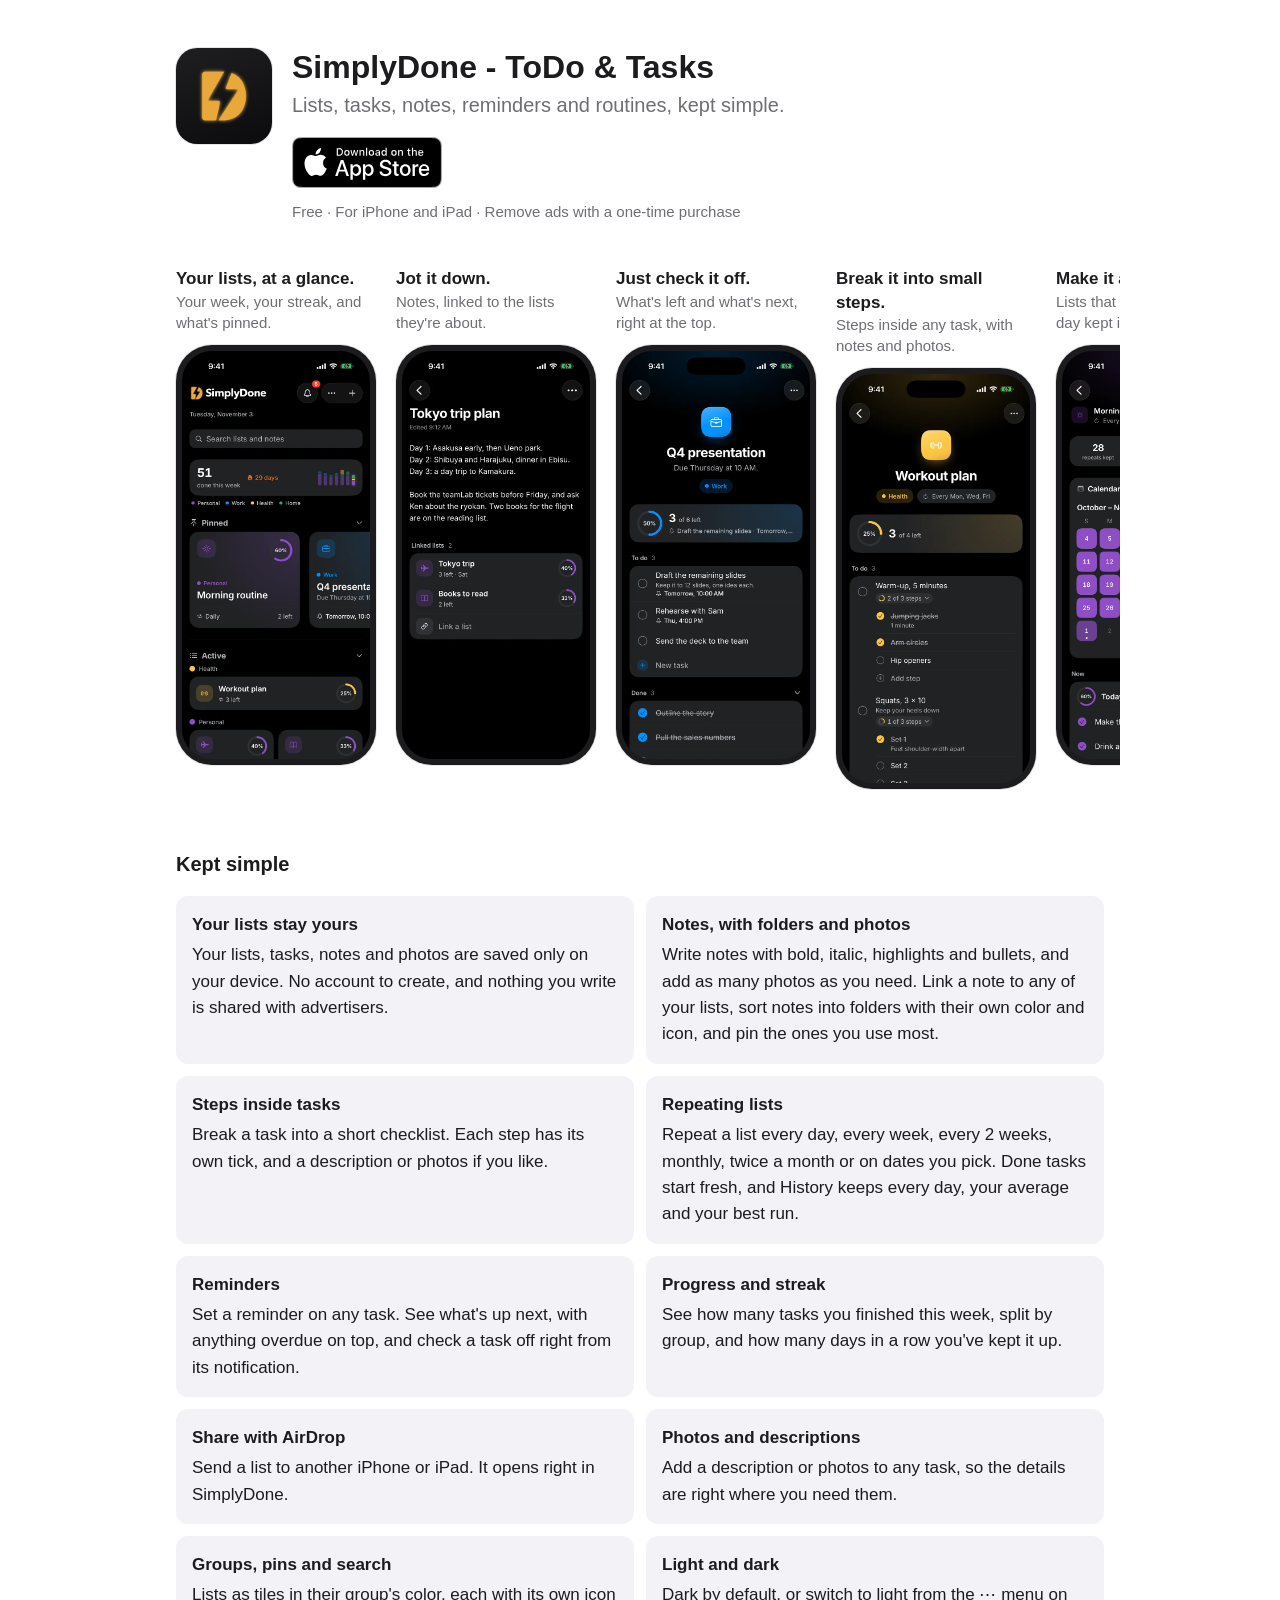
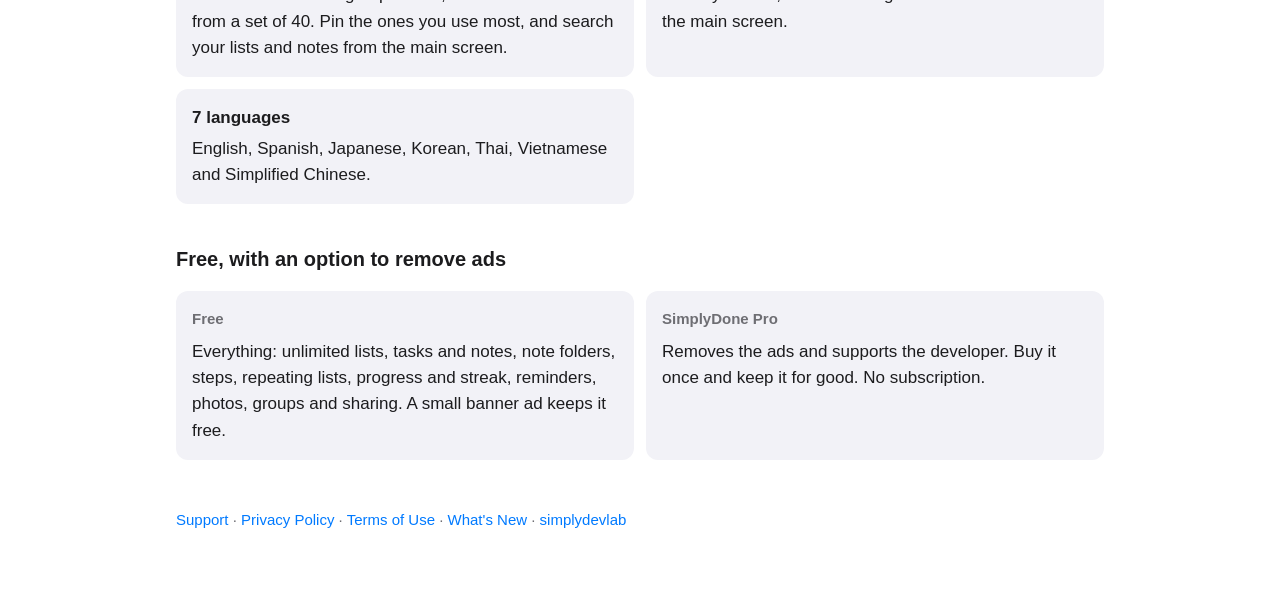
<file: index.html>
<!doctype html>
<html lang="en">
  <head>
    <meta charset="utf-8" />
    <meta name="viewport" content="width=device-width, initial-scale=1" />
    <title>SimplyDone - ToDo &amp; Tasks · Simple To-Do List App for iPhone</title>
    <meta name="description" content="A simple to-do list app for iPhone and iPad. Lists, tasks, notes, reminders and routines, kept simple. Free, with no account. Your lists stay on your iPhone." />
    <link rel="canonical" href="https://simplydevlab.github.io/simplydone-site/" />
    <meta name="apple-itunes-app" content="app-id=6815755294" />
    <meta property="og:type" content="website" />
    <meta property="og:site_name" content="SimplyDone" />
    <meta property="og:title" content="SimplyDone - ToDo &amp; Tasks" />
    <meta property="og:description" content="Lists, tasks, notes, reminders and routines, kept simple. Free, with no account. Your lists stay on your iPhone." />
    <meta property="og:url" content="https://simplydevlab.github.io/simplydone-site/" />
    <meta property="og:image" content="https://simplydevlab.github.io/simplydone-site/todo/images/icon.png" />
    <meta property="og:image:alt" content="SimplyDone app icon" />
    <meta name="twitter:card" content="summary" />
    <link rel="icon" type="image/png" href="favicon.png" />
    <link rel="apple-touch-icon" href="apple-touch-icon.png" />
    <link rel="stylesheet" href="style.css" />
    <script type="application/ld+json">
      {
        "@context": "https://schema.org",
        "@type": "MobileApplication",
        "name": "SimplyDone - ToDo & Tasks",
        "description": "Lists, tasks, notes, reminders and routines, kept simple. Free, with no account. Your lists stay on your iPhone.",
        "url": "https://simplydevlab.github.io/simplydone-site/",
        "image": "https://simplydevlab.github.io/simplydone-site/todo/images/icon.png",
        "operatingSystem": "iOS",
        "applicationCategory": "UtilitiesApplication",
        "installUrl": "https://apps.apple.com/app/id6815755294",
        "inLanguage": ["en", "es", "ja", "ko", "th", "vi", "zh-Hans"],
        "offers": {
          "@type": "Offer",
          "price": "0",
          "priceCurrency": "USD"
        }
      }
    </script>
  </head>
  <body>
    <main class="wide">
      <header class="app-header">
        <img class="app-icon" src="todo/images/icon.png" width="96" height="96" alt="SimplyDone app icon" />
        <div>
          <h1>SimplyDone - ToDo &amp; Tasks</h1>
          <p class="tagline">Lists, tasks, notes, reminders and routines, kept simple.</p>
          <a class="store-badge" href="https://apps.apple.com/app/id6815755294">
            <img src="todo/images/app-store-black.svg" width="150" height="50" alt="Download on the App Store" />
          </a>
          <p class="meta">Free · For iPhone and iPad · Remove ads with a one-time purchase</p>
        </div>
      </header>

      <section class="gallery" aria-label="Screenshots">
        <figure>
          <figcaption><strong>Your lists, at a glance.</strong> Your week, your streak, and what's pinned.</figcaption>
          <div class="phone"><img src="todo/images/main.webp" width="660" height="1435" alt="The main screen: a search field, this week's done count and streak, pinned lists as tiles, and active lists in color groups" /></div>
        </figure>
        <figure>
          <figcaption><strong>Jot it down.</strong> Notes, linked to the lists they're about.</figcaption>
          <div class="phone"><img src="todo/images/notes.webp" width="660" height="1435" alt="A note planning a Tokyo trip, linked to a Tokyo trip list and a Books to read list" loading="lazy" /></div>
        </figure>
        <figure>
          <figcaption><strong>Just check it off.</strong> What's left and what's next, right at the top.</figcaption>
          <div class="phone"><img src="todo/images/check.webp" width="660" height="1435" alt="A work list with 3 of 6 tasks left, its next reminder, and done tasks folded below" loading="lazy" /></div>
        </figure>
        <figure>
          <figcaption><strong>Break it into small steps.</strong> Steps inside any task, with notes and photos.</figcaption>
          <div class="phone"><img src="todo/images/steps.webp" width="660" height="1435" alt="A workout list whose tasks open into steps, some ticked, one with a description" loading="lazy" /></div>
        </figure>
        <figure>
          <figcaption><strong>Make it a routine.</strong> Lists that repeat, with every day kept in History.</figcaption>
          <div class="phone"><img src="todo/images/routine.webp" width="660" height="1435" alt="History of a daily morning list: a calendar of the days kept, the average done, and the best run" loading="lazy" /></div>
        </figure>
        <figure>
          <figcaption><strong>Find anything, fast.</strong> One search for your lists and your notes.</figcaption>
          <div class="phone"><img src="todo/images/search.webp" width="660" height="1435" alt="Searching the main screen for week: two matching lists and two matching notes" loading="lazy" /></div>
        </figure>
        <figure>
          <figcaption><strong>Never miss a thing.</strong> What's up next, and every reminder by day.</figcaption>
          <div class="phone"><img src="todo/images/reminders.webp" width="660" height="1435" alt="The Reminders page, with the next reminder on top and the rest grouped by day" loading="lazy" /></div>
        </figure>
        <figure>
          <figcaption><strong>Make every list yours.</strong> 40 icons, your groups' colors, and any repeat.</figcaption>
          <div class="phone"><img src="todo/images/icons.webp" width="660" height="1435" alt="Editing a trip list: its icon, group and repeat" loading="lazy" /></div>
        </figure>
        <figure>
          <figcaption><strong>No sign-up. Just start.</strong> Your lists and notes never leave your iPhone.</figcaption>
          <div class="phone"><img src="todo/images/start.webp" width="660" height="1435" alt="The welcome screen, with a New list button, ready-made lists to start from, and Write a note" loading="lazy" /></div>
        </figure>
      </section>

      <h2>Kept simple</h2>
      <div class="features">
        <div class="card">
          <h3>Your lists stay yours</h3>
          <p>Your lists, tasks, notes and photos are saved only on your device. No account to create, and nothing you write is shared with advertisers.</p>
        </div>
        <div class="card">
          <h3>Notes, with folders and photos</h3>
          <p>Write notes with bold, italic, highlights and bullets, and add as many photos as you need. Link a note to any of your lists, sort notes into folders with their own color and icon, and pin the ones you use most.</p>
        </div>
        <div class="card">
          <h3>Steps inside tasks</h3>
          <p>Break a task into a short checklist. Each step has its own tick, and a description or photos if you like.</p>
        </div>
        <div class="card">
          <h3>Repeating lists</h3>
          <p>Repeat a list every day, every week, every 2 weeks, monthly, twice a month or on dates you pick. Done tasks start fresh, and History keeps every day, your average and your best run.</p>
        </div>
        <div class="card">
          <h3>Reminders</h3>
          <p>Set a reminder on any task. See what's up next, with anything overdue on top, and check a task off right from its notification.</p>
        </div>
        <div class="card">
          <h3>Progress and streak</h3>
          <p>See how many tasks you finished this week, split by group, and how many days in a row you've kept it up.</p>
        </div>
        <div class="card">
          <h3>Share with AirDrop</h3>
          <p>Send a list to another iPhone or iPad. It opens right in SimplyDone.</p>
        </div>
        <div class="card">
          <h3>Photos and descriptions</h3>
          <p>Add a description or photos to any task, so the details are right where you need them.</p>
        </div>
        <div class="card">
          <h3>Groups, pins and search</h3>
          <p>Lists as tiles in their group's color, each with its own icon from a set of 40. Pin the ones you use most, and search your lists and notes from the main screen.</p>
        </div>
        <div class="card">
          <h3>Light and dark</h3>
          <p>Dark by default, or switch to light from the ⋯ menu on the main screen.</p>
        </div>
        <div class="card">
          <h3>7 languages</h3>
          <p>English, Spanish, Japanese, Korean, Thai, Vietnamese and Simplified Chinese.</p>
        </div>
      </div>

      <h2>Free, with an option to remove ads</h2>
      <div class="features">
        <div class="card">
          <p class="label">Free</p>
          <p>Everything: unlimited lists, tasks and notes, note folders, steps, repeating lists, progress and streak, reminders, photos, groups and sharing. A small banner ad keeps it free.</p>
        </div>
        <div class="card">
          <p class="label">SimplyDone Pro</p>
          <p>Removes the ads and supports the developer. Buy it once and keep it for good. No subscription.</p>
        </div>
      </div>

      <footer>
        <p><a href="todo/support/">Support</a> · <a href="todo/privacy/">Privacy Policy</a> · <a href="todo/terms/">Terms of Use</a> · <a href="todo/changelog/">What's New</a> · <a href="https://simplydevlab.github.io/">simplydevlab</a></p>
      </footer>
    </main>
  </body>
</html>
</file>
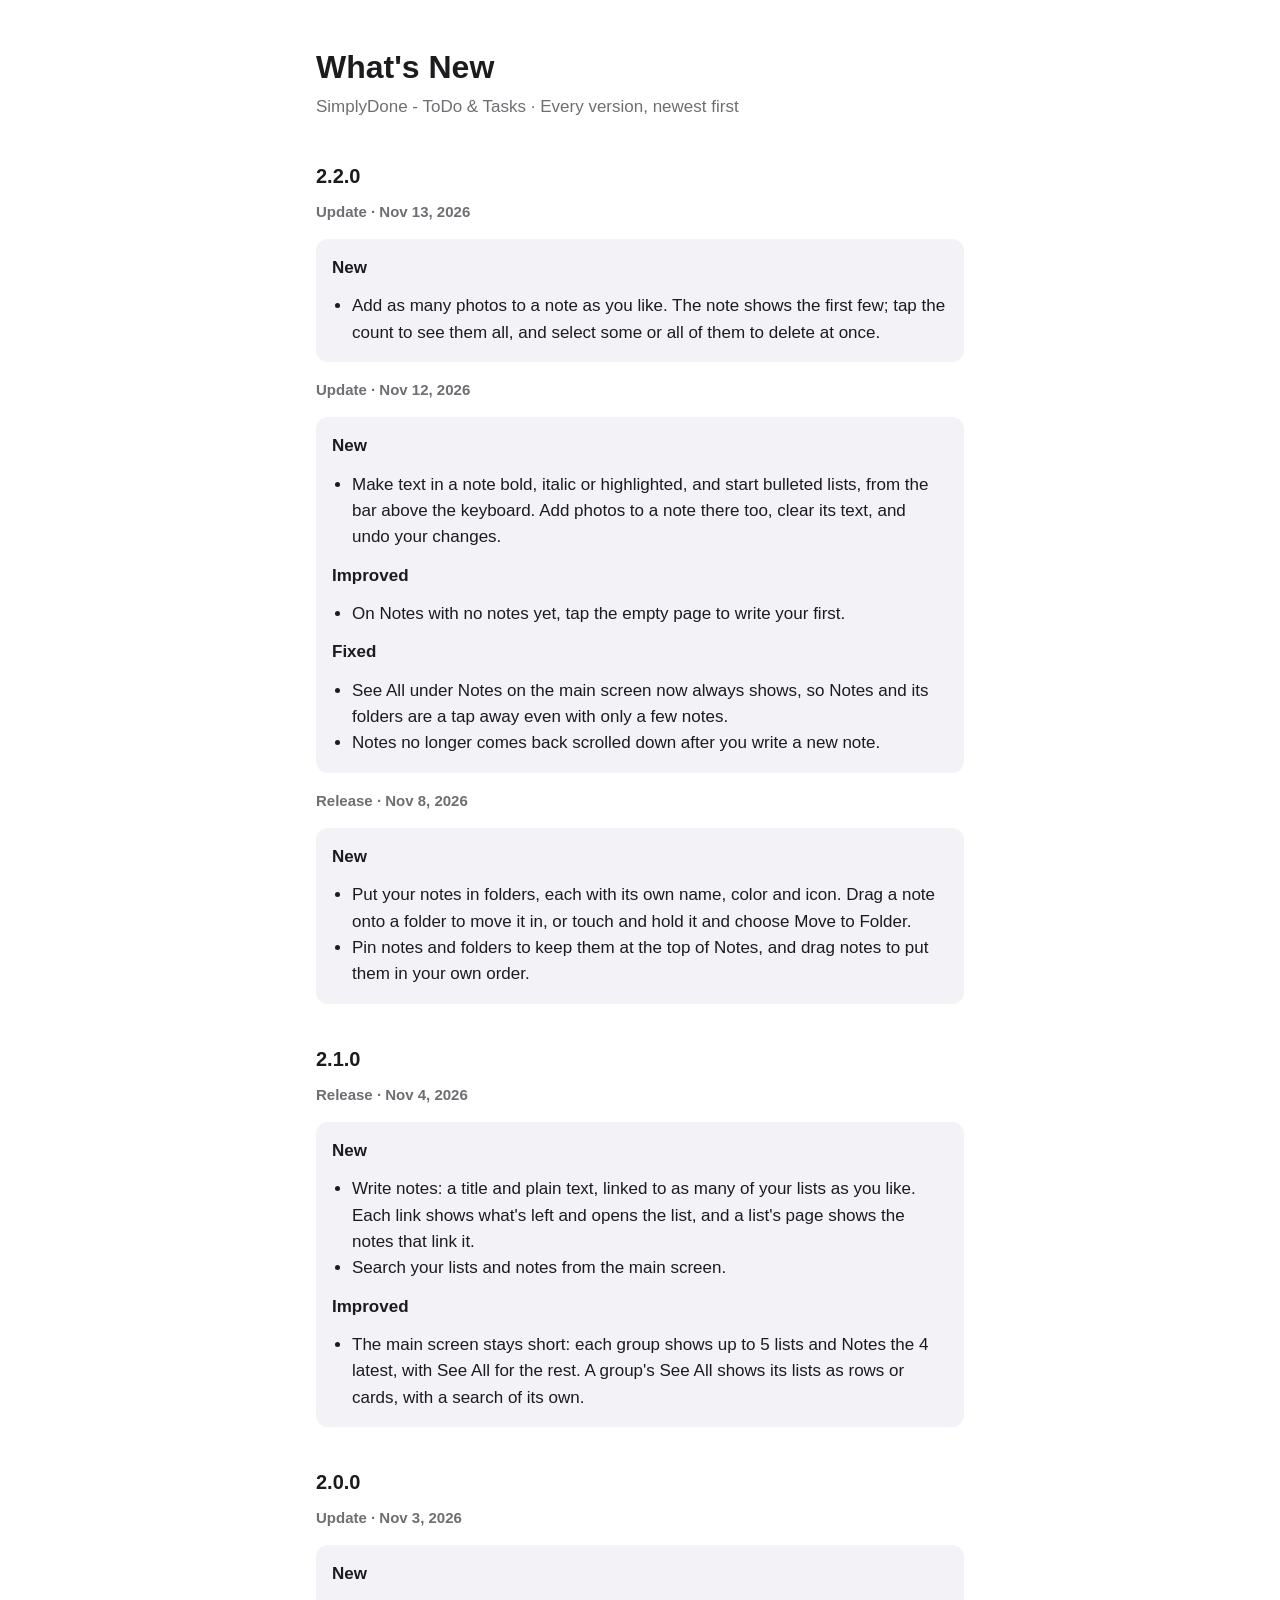
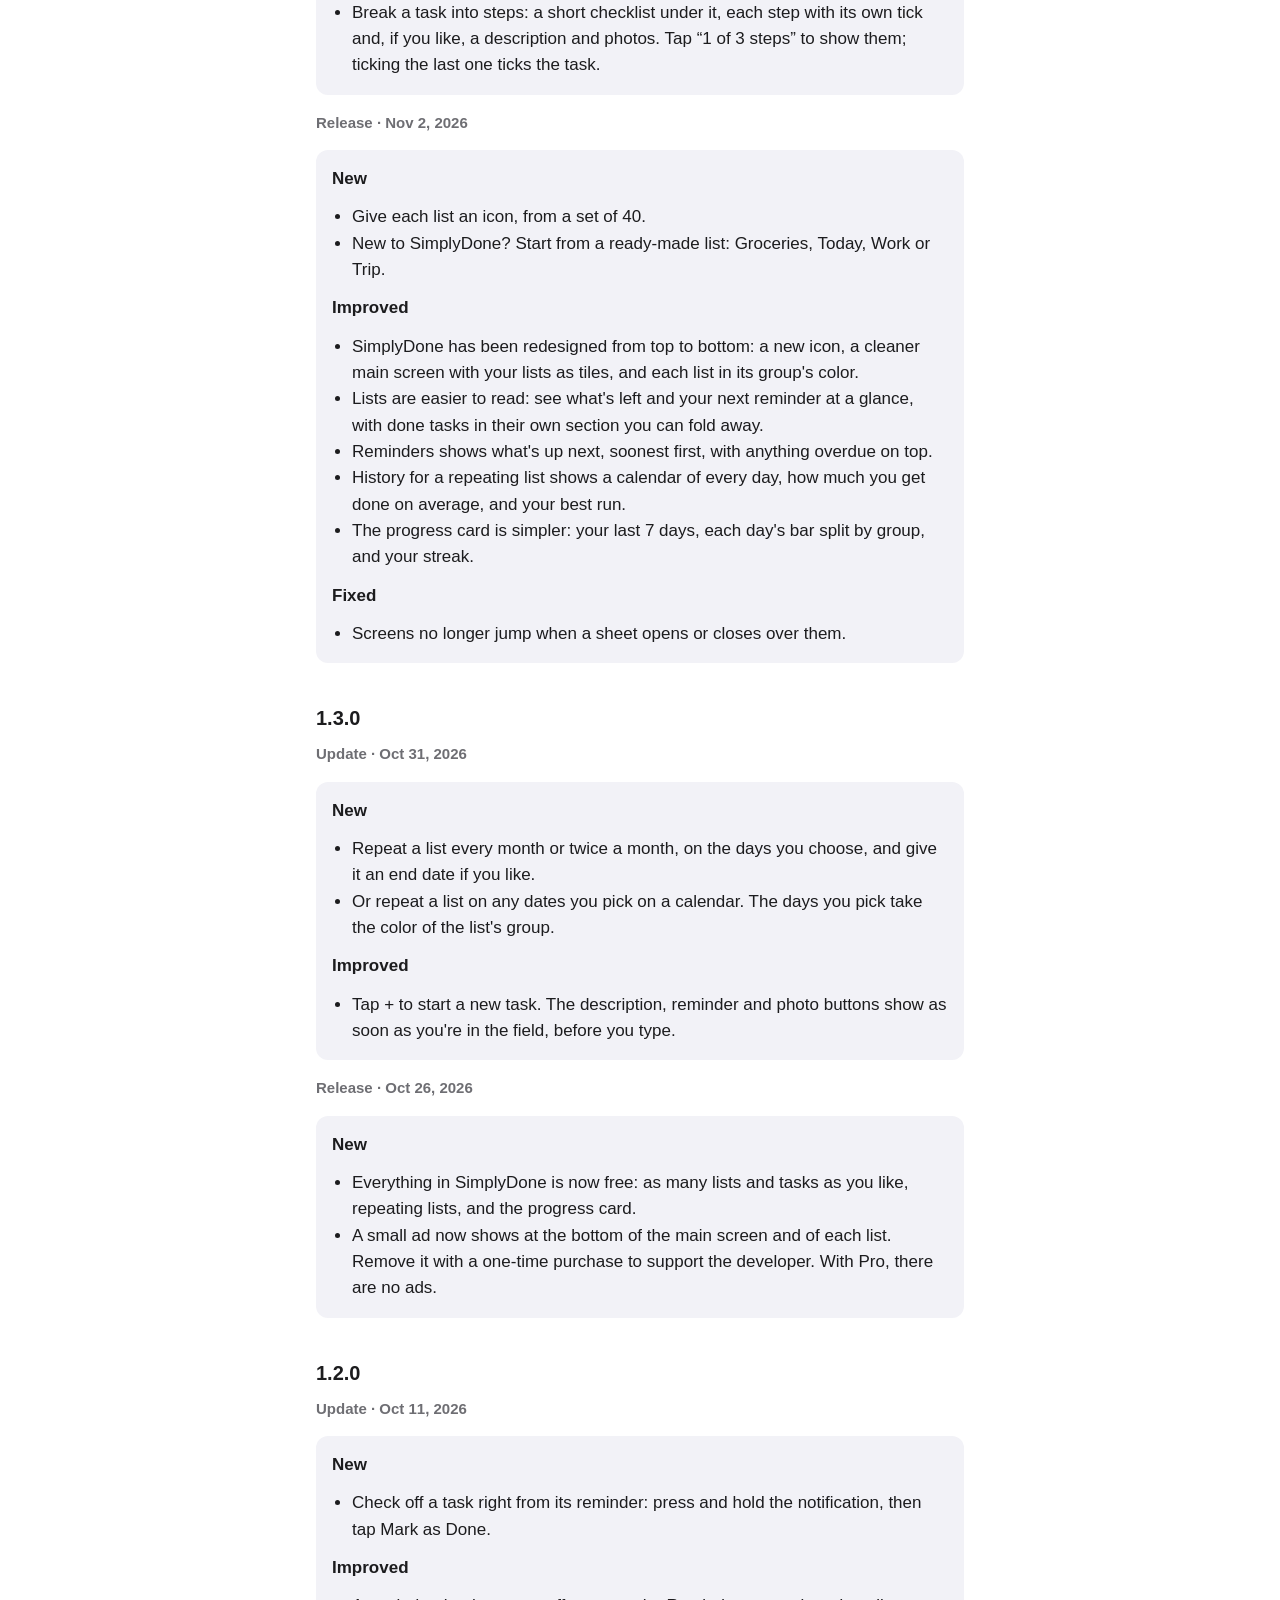
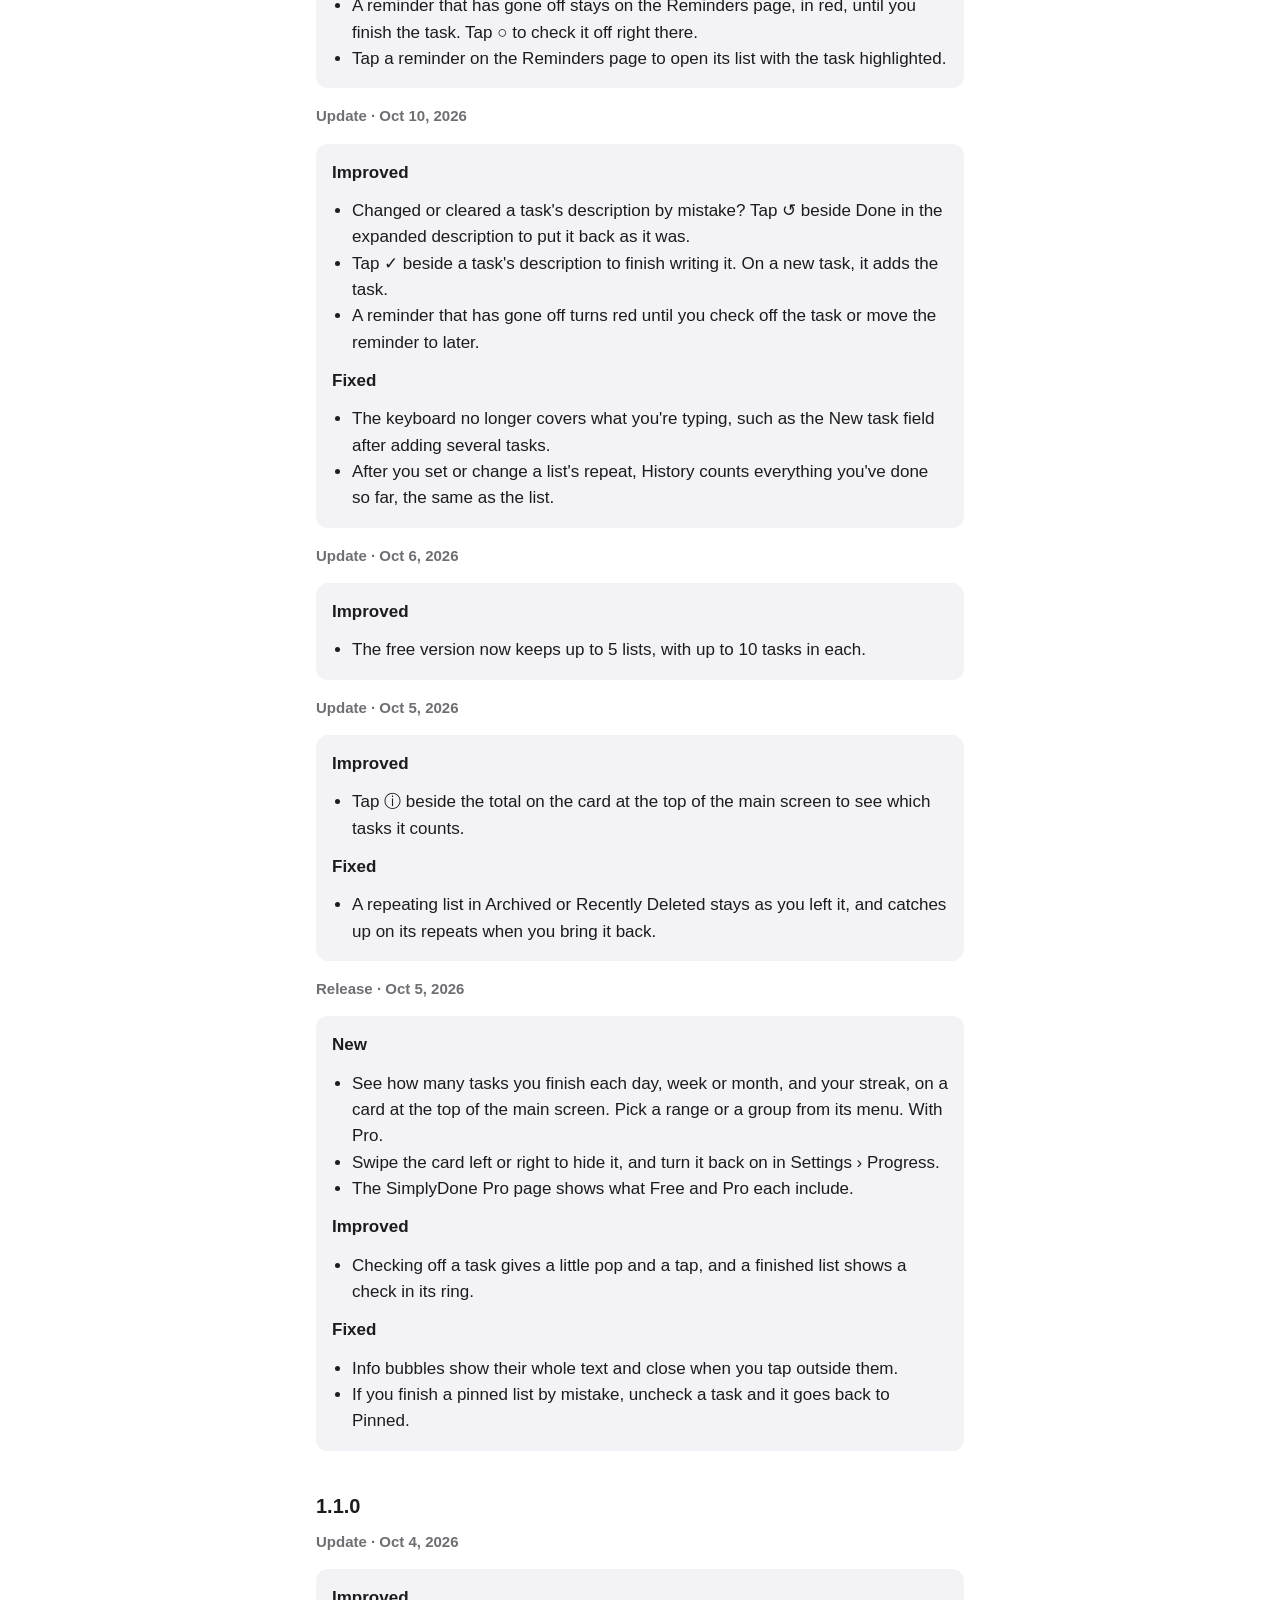
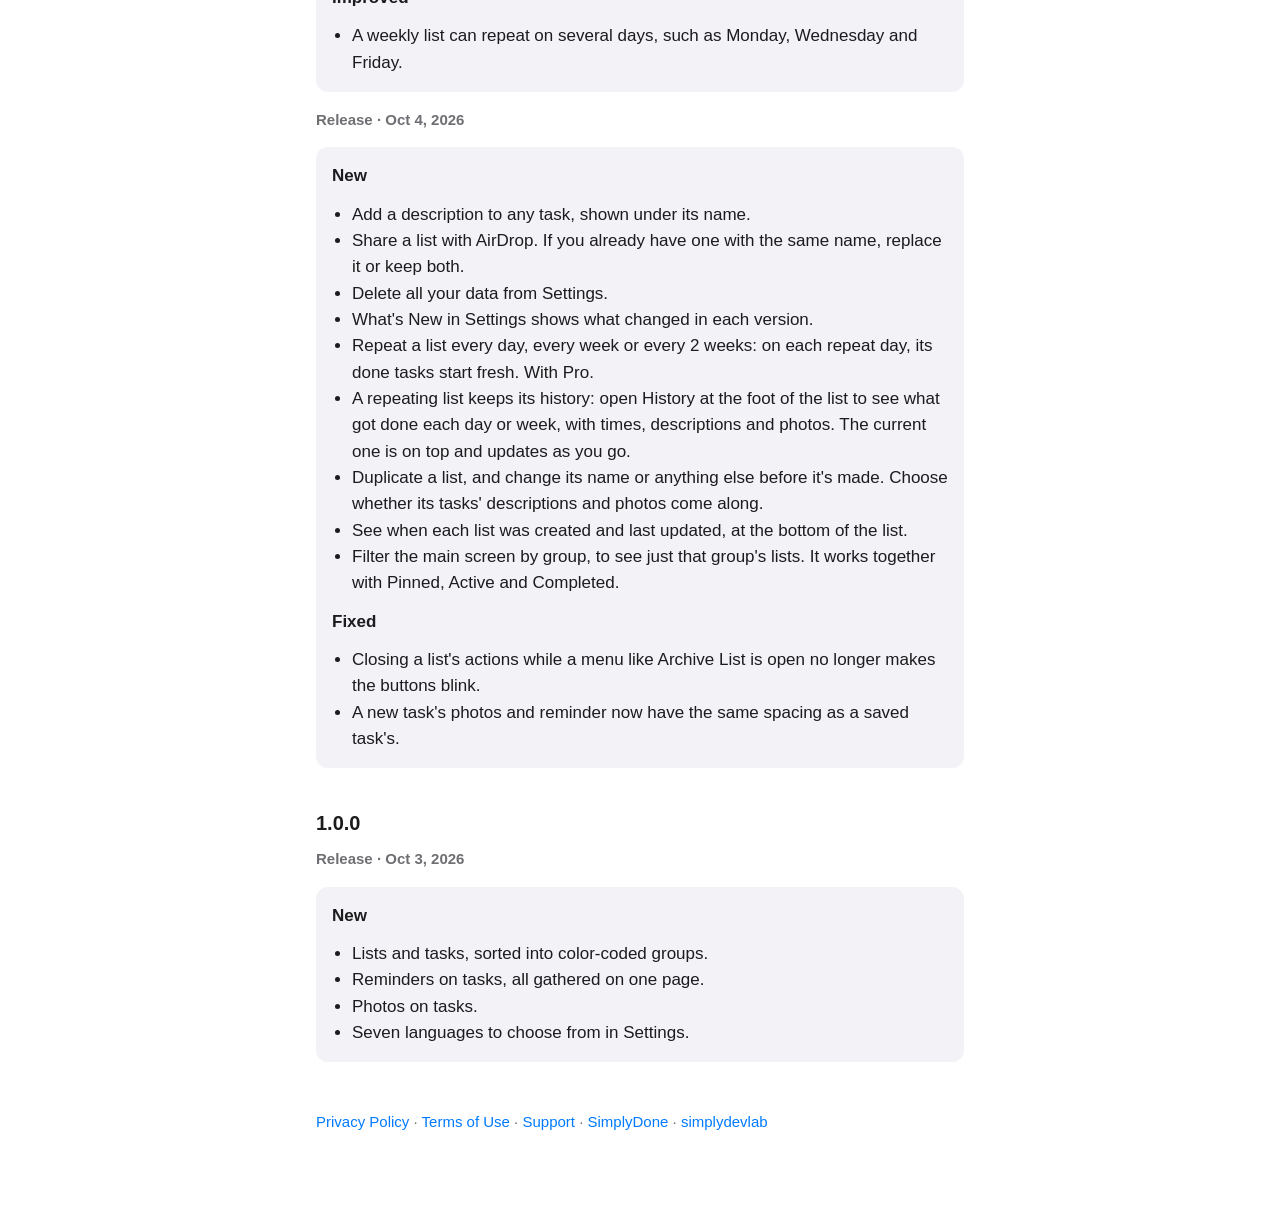
<file: todo/changelog/index.html>
<!doctype html>
<html lang="en">
  <head>
    <meta charset="utf-8" />
    <meta name="viewport" content="width=device-width, initial-scale=1" />
    <title>SimplyDone What's New</title>
    <meta name="description" content="What changed in each version of SimplyDone - ToDo & Tasks." />
    <link rel="canonical" href="https://simplydevlab.github.io/simplydone-site/todo/changelog/" />
    <meta property="og:type" content="website" />
    <meta property="og:site_name" content="SimplyDone" />
    <meta property="og:title" content="SimplyDone What's New" />
    <meta property="og:description" content="What changed in each version of SimplyDone - ToDo &amp; Tasks." />
    <meta property="og:url" content="https://simplydevlab.github.io/simplydone-site/todo/changelog/" />
    <meta property="og:image" content="https://simplydevlab.github.io/simplydone-site/todo/images/icon.png" />
    <meta name="twitter:card" content="summary" />
    <link rel="icon" type="image/png" href="../../favicon.png" />
    <link rel="apple-touch-icon" href="../../apple-touch-icon.png" />
    <link rel="stylesheet" href="../../style.css" />
  </head>
  <body>
    <main>
      <h1>What's New</h1>
      <p class="subtitle">SimplyDone - ToDo &amp; Tasks · Every version, newest first</p>

      <h2>2.2.0</h2>
      <p class="label">Update · Nov 13, 2026</p>
      <div class="card">
        <p><strong>New</strong></p>
        <ul>
          <li>Add as many photos to a note as you like. The note shows the first few; tap the count to see them all, and select some or all of them to delete at once.</li>
        </ul>
      </div>

      <p class="label">Update · Nov 12, 2026</p>
      <div class="card">
        <p><strong>New</strong></p>
        <ul>
          <li>Make text in a note bold, italic or highlighted, and start bulleted lists, from the bar above the keyboard. Add photos to a note there too, clear its text, and undo your changes.</li>
        </ul>
        <p><strong>Improved</strong></p>
        <ul>
          <li>On Notes with no notes yet, tap the empty page to write your first.</li>
        </ul>
        <p><strong>Fixed</strong></p>
        <ul>
          <li>See All under Notes on the main screen now always shows, so Notes and its folders are a tap away even with only a few notes.</li>
          <li>Notes no longer comes back scrolled down after you write a new note.</li>
        </ul>
      </div>

      <p class="label">Release · Nov 8, 2026</p>
      <div class="card">
        <p><strong>New</strong></p>
        <ul>
          <li>Put your notes in folders, each with its own name, color and icon. Drag a note onto a folder to move it in, or touch and hold it and choose Move to Folder.</li>
          <li>Pin notes and folders to keep them at the top of Notes, and drag notes to put them in your own order.</li>
        </ul>
      </div>

      <h2>2.1.0</h2>
      <p class="label">Release · Nov 4, 2026</p>
      <div class="card">
        <p><strong>New</strong></p>
        <ul>
          <li>Write notes: a title and plain text, linked to as many of your lists as you like. Each link shows what's left and opens the list, and a list's page shows the notes that link it.</li>
          <li>Search your lists and notes from the main screen.</li>
        </ul>
        <p><strong>Improved</strong></p>
        <ul>
          <li>The main screen stays short: each group shows up to 5 lists and Notes the 4 latest, with See All for the rest. A group's See All shows its lists as rows or cards, with a search of its own.</li>
        </ul>
      </div>

      <h2>2.0.0</h2>
      <p class="label">Update · Nov 3, 2026</p>
      <div class="card">
        <p><strong>New</strong></p>
        <ul>
          <li>Break a task into steps: a short checklist under it, each step with its own tick and, if you like, a description and photos. Tap “1 of 3 steps” to show them; ticking the last one ticks the task.</li>
        </ul>
      </div>

      <p class="label">Release · Nov 2, 2026</p>
      <div class="card">
        <p><strong>New</strong></p>
        <ul>
          <li>Give each list an icon, from a set of 40.</li>
          <li>New to SimplyDone? Start from a ready-made list: Groceries, Today, Work or Trip.</li>
        </ul>
        <p><strong>Improved</strong></p>
        <ul>
          <li>SimplyDone has been redesigned from top to bottom: a new icon, a cleaner main screen with your lists as tiles, and each list in its group's color.</li>
          <li>Lists are easier to read: see what's left and your next reminder at a glance, with done tasks in their own section you can fold away.</li>
          <li>Reminders shows what's up next, soonest first, with anything overdue on top.</li>
          <li>History for a repeating list shows a calendar of every day, how much you get done on average, and your best run.</li>
          <li>The progress card is simpler: your last 7 days, each day's bar split by group, and your streak.</li>
        </ul>
        <p><strong>Fixed</strong></p>
        <ul>
          <li>Screens no longer jump when a sheet opens or closes over them.</li>
        </ul>
      </div>

      <h2>1.3.0</h2>
      <p class="label">Update · Oct 31, 2026</p>
      <div class="card">
        <p><strong>New</strong></p>
        <ul>
          <li>Repeat a list every month or twice a month, on the days you choose, and give it an end date if you like.</li>
          <li>Or repeat a list on any dates you pick on a calendar. The days you pick take the color of the list's group.</li>
        </ul>
        <p><strong>Improved</strong></p>
        <ul>
          <li>Tap + to start a new task. The description, reminder and photo buttons show as soon as you're in the field, before you type.</li>
        </ul>
      </div>

      <p class="label">Release · Oct 26, 2026</p>
      <div class="card">
        <p><strong>New</strong></p>
        <ul>
          <li>Everything in SimplyDone is now free: as many lists and tasks as you like, repeating lists, and the progress card.</li>
          <li>A small ad now shows at the bottom of the main screen and of each list. Remove it with a one-time purchase to support the developer. With Pro, there are no ads.</li>
        </ul>
      </div>

      <h2>1.2.0</h2>
      <p class="label">Update · Oct 11, 2026</p>
      <div class="card">
        <p><strong>New</strong></p>
        <ul>
          <li>Check off a task right from its reminder: press and hold the notification, then tap Mark as Done.</li>
        </ul>
        <p><strong>Improved</strong></p>
        <ul>
          <li>A reminder that has gone off stays on the Reminders page, in red, until you finish the task. Tap ○ to check it off right there.</li>
          <li>Tap a reminder on the Reminders page to open its list with the task highlighted.</li>
        </ul>
      </div>

      <p class="label">Update · Oct 10, 2026</p>
      <div class="card">
        <p><strong>Improved</strong></p>
        <ul>
          <li>Changed or cleared a task's description by mistake? Tap ↺ beside Done in the expanded description to put it back as it was.</li>
          <li>Tap ✓ beside a task's description to finish writing it. On a new task, it adds the task.</li>
          <li>A reminder that has gone off turns red until you check off the task or move the reminder to later.</li>
        </ul>
        <p><strong>Fixed</strong></p>
        <ul>
          <li>The keyboard no longer covers what you're typing, such as the New task field after adding several tasks.</li>
          <li>After you set or change a list's repeat, History counts everything you've done so far, the same as the list.</li>
        </ul>
      </div>

      <p class="label">Update · Oct 6, 2026</p>
      <div class="card">
        <p><strong>Improved</strong></p>
        <ul>
          <li>The free version now keeps up to 5 lists, with up to 10 tasks in each.</li>
        </ul>
      </div>

      <p class="label">Update · Oct 5, 2026</p>
      <div class="card">
        <p><strong>Improved</strong></p>
        <ul>
          <li>Tap ⓘ beside the total on the card at the top of the main screen to see which tasks it counts.</li>
        </ul>
        <p><strong>Fixed</strong></p>
        <ul>
          <li>A repeating list in Archived or Recently Deleted stays as you left it, and catches up on its repeats when you bring it back.</li>
        </ul>
      </div>

      <p class="label">Release · Oct 5, 2026</p>
      <div class="card">
        <p><strong>New</strong></p>
        <ul>
          <li>See how many tasks you finish each day, week or month, and your streak, on a card at the top of the main screen. Pick a range or a group from its menu. With Pro.</li>
          <li>Swipe the card left or right to hide it, and turn it back on in Settings › Progress.</li>
          <li>The SimplyDone Pro page shows what Free and Pro each include.</li>
        </ul>
        <p><strong>Improved</strong></p>
        <ul>
          <li>Checking off a task gives a little pop and a tap, and a finished list shows a check in its ring.</li>
        </ul>
        <p><strong>Fixed</strong></p>
        <ul>
          <li>Info bubbles show their whole text and close when you tap outside them.</li>
          <li>If you finish a pinned list by mistake, uncheck a task and it goes back to Pinned.</li>
        </ul>
      </div>

      <h2>1.1.0</h2>
      <p class="label">Update · Oct 4, 2026</p>
      <div class="card">
        <p><strong>Improved</strong></p>
        <ul>
          <li>A weekly list can repeat on several days, such as Monday, Wednesday and Friday.</li>
        </ul>
      </div>

      <p class="label">Release · Oct 4, 2026</p>
      <div class="card">
        <p><strong>New</strong></p>
        <ul>
          <li>Add a description to any task, shown under its name.</li>
          <li>Share a list with AirDrop. If you already have one with the same name, replace it or keep both.</li>
          <li>Delete all your data from Settings.</li>
          <li>What's New in Settings shows what changed in each version.</li>
          <li>Repeat a list every day, every week or every 2 weeks: on each repeat day, its done tasks start fresh. With Pro.</li>
          <li>A repeating list keeps its history: open History at the foot of the list to see what got done each day or week, with times, descriptions and photos. The current one is on top and updates as you go.</li>
          <li>Duplicate a list, and change its name or anything else before it's made. Choose whether its tasks' descriptions and photos come along.</li>
          <li>See when each list was created and last updated, at the bottom of the list.</li>
          <li>Filter the main screen by group, to see just that group's lists. It works together with Pinned, Active and Completed.</li>
        </ul>
        <p><strong>Fixed</strong></p>
        <ul>
          <li>Closing a list's actions while a menu like Archive List is open no longer makes the buttons blink.</li>
          <li>A new task's photos and reminder now have the same spacing as a saved task's.</li>
        </ul>
      </div>

      <h2>1.0.0</h2>
      <p class="label">Release · Oct 3, 2026</p>
      <div class="card">
        <p><strong>New</strong></p>
        <ul>
          <li>Lists and tasks, sorted into color-coded groups.</li>
          <li>Reminders on tasks, all gathered on one page.</li>
          <li>Photos on tasks.</li>
          <li>Seven languages to choose from in Settings.</li>
        </ul>
      </div>

      <footer>
        <p><a href="../privacy/">Privacy Policy</a> · <a href="../terms/">Terms of Use</a> · <a href="../support/">Support</a> · <a href="../../">SimplyDone</a> · <a href="https://simplydevlab.github.io/">simplydevlab</a></p>
      </footer>
    </main>
  </body>
</html>
</file>
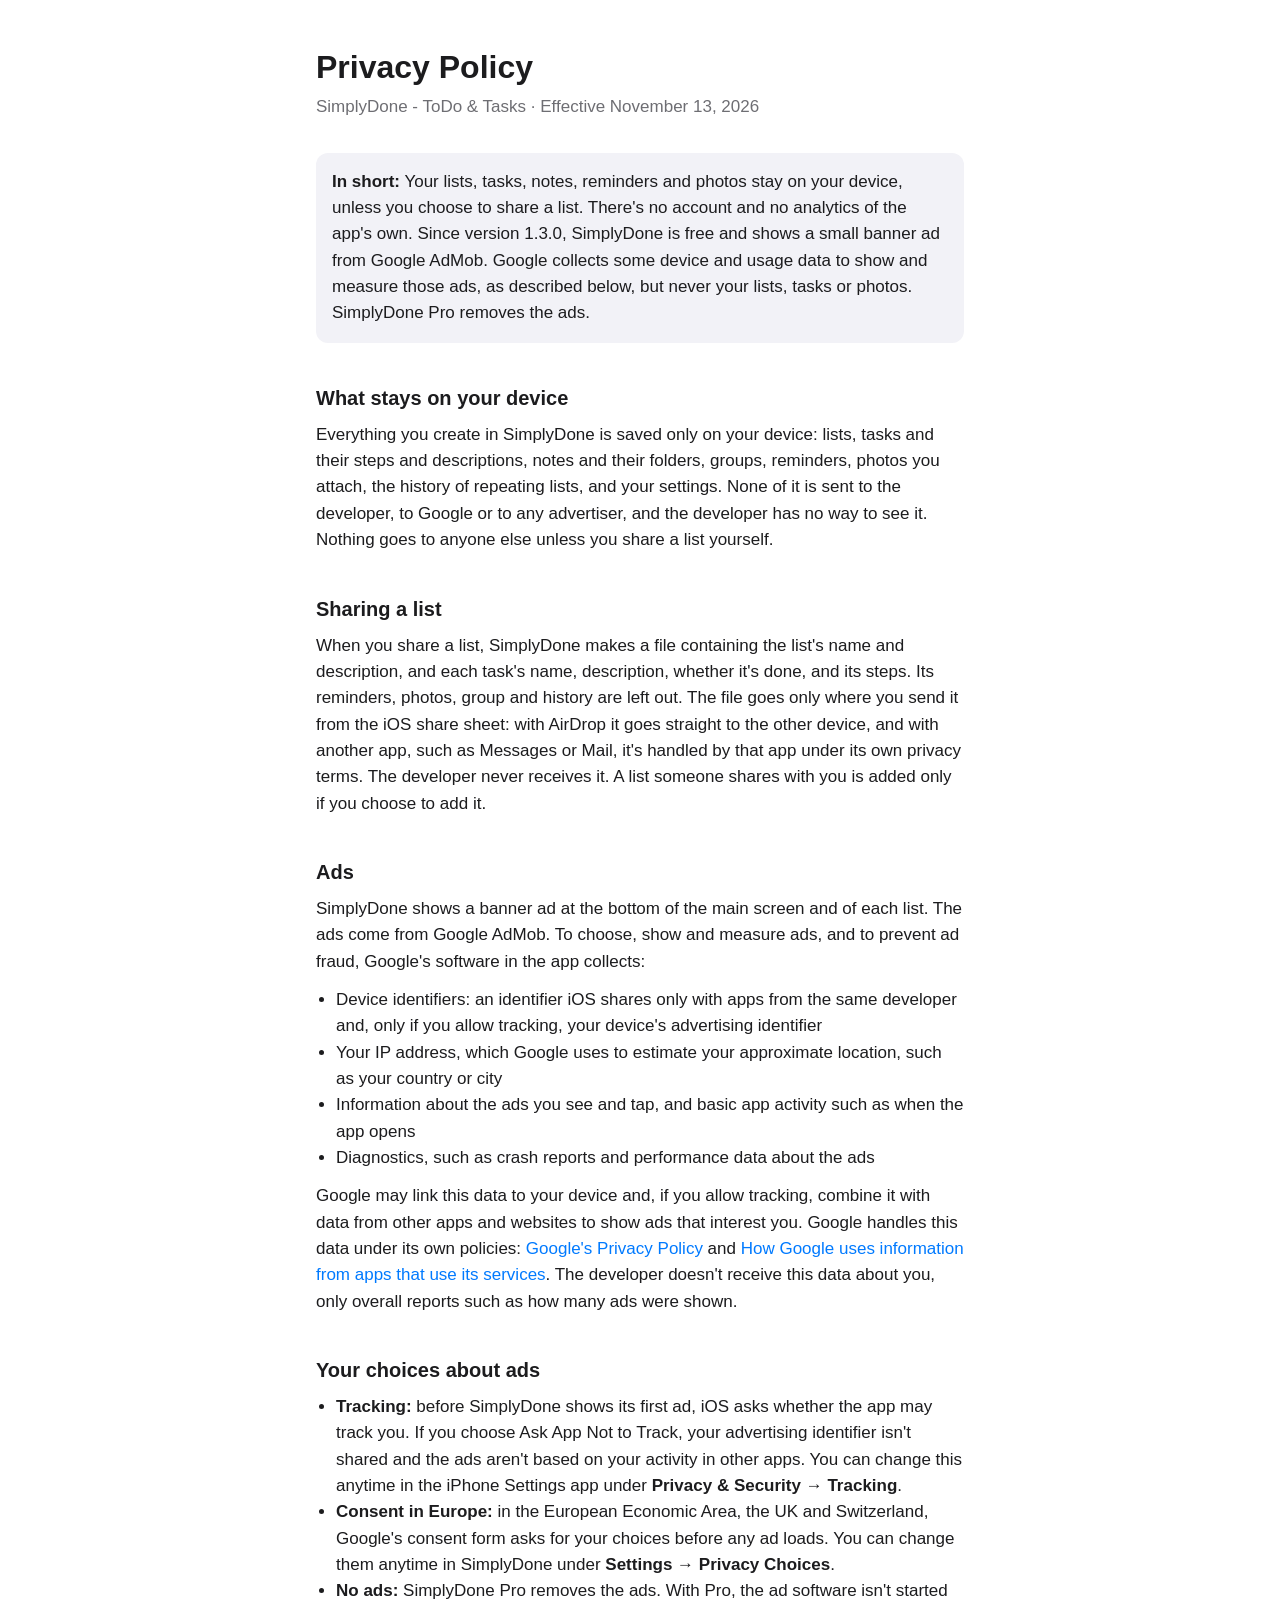
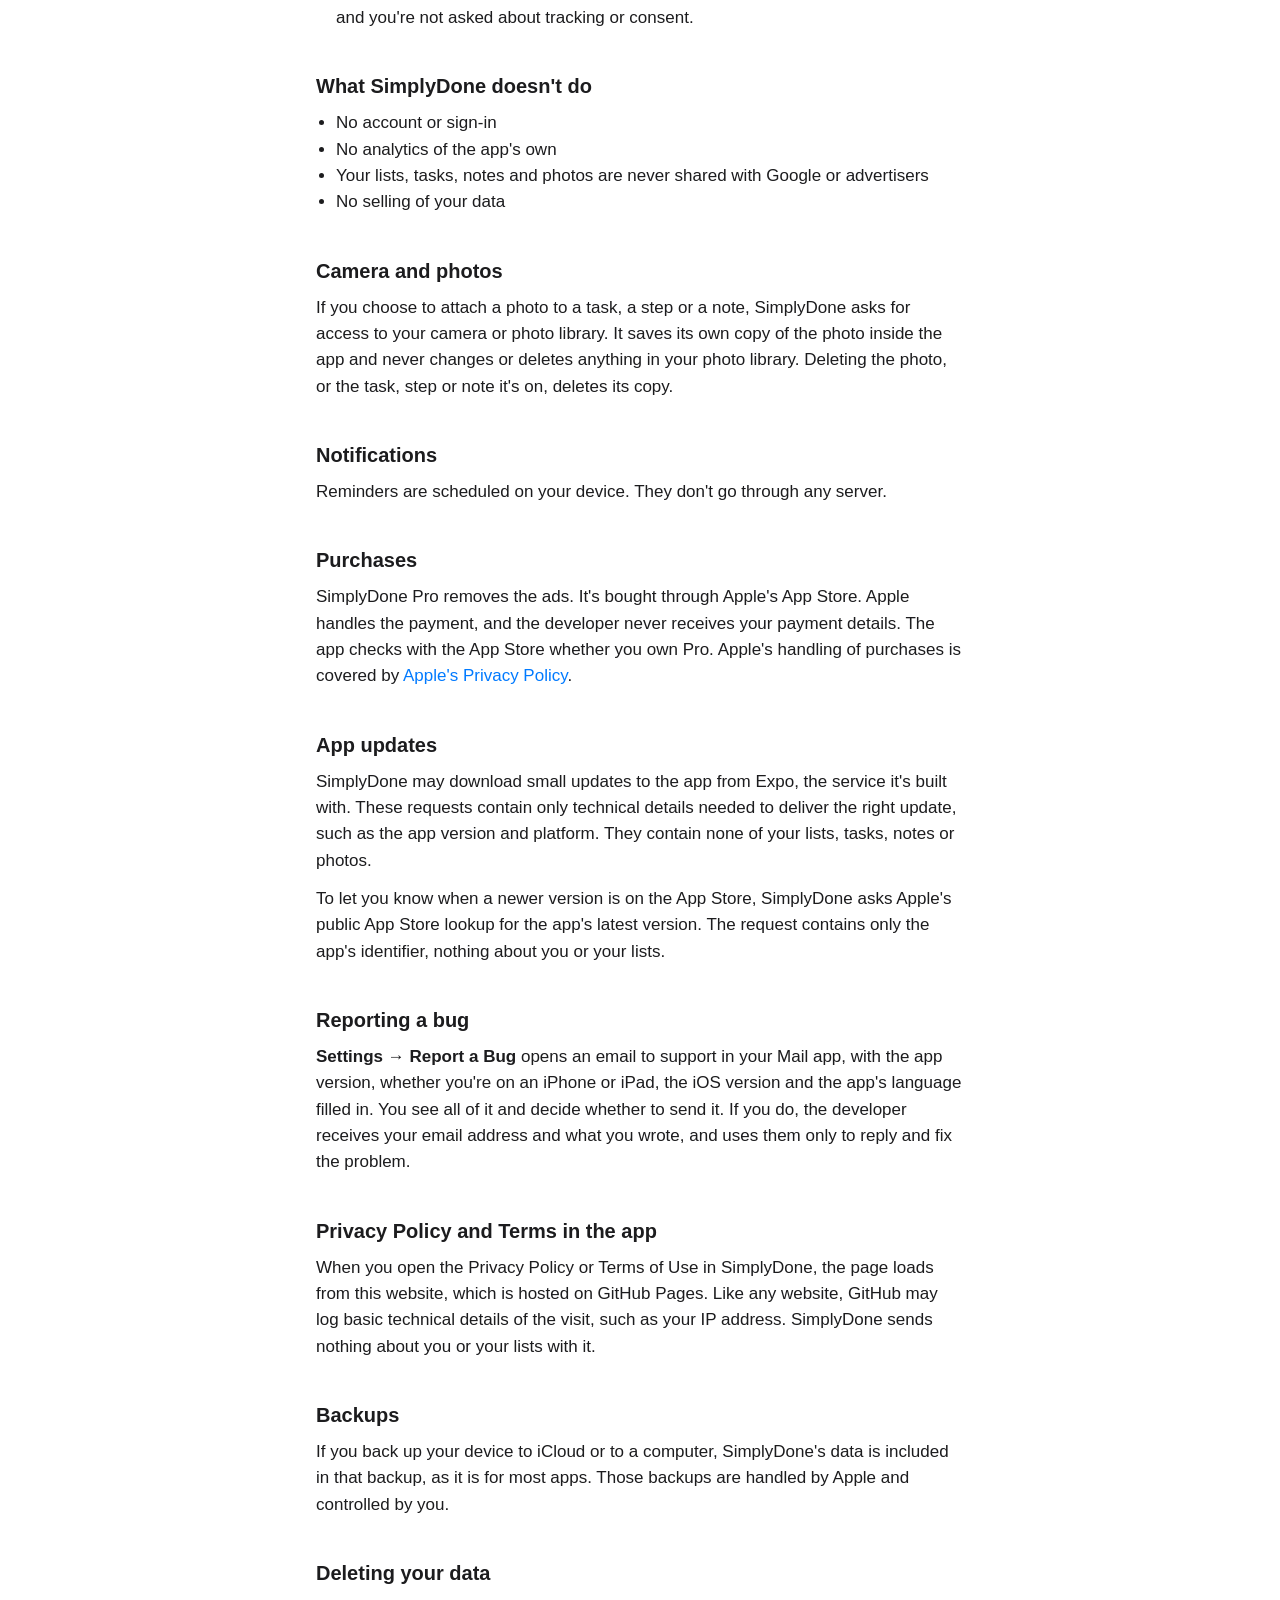
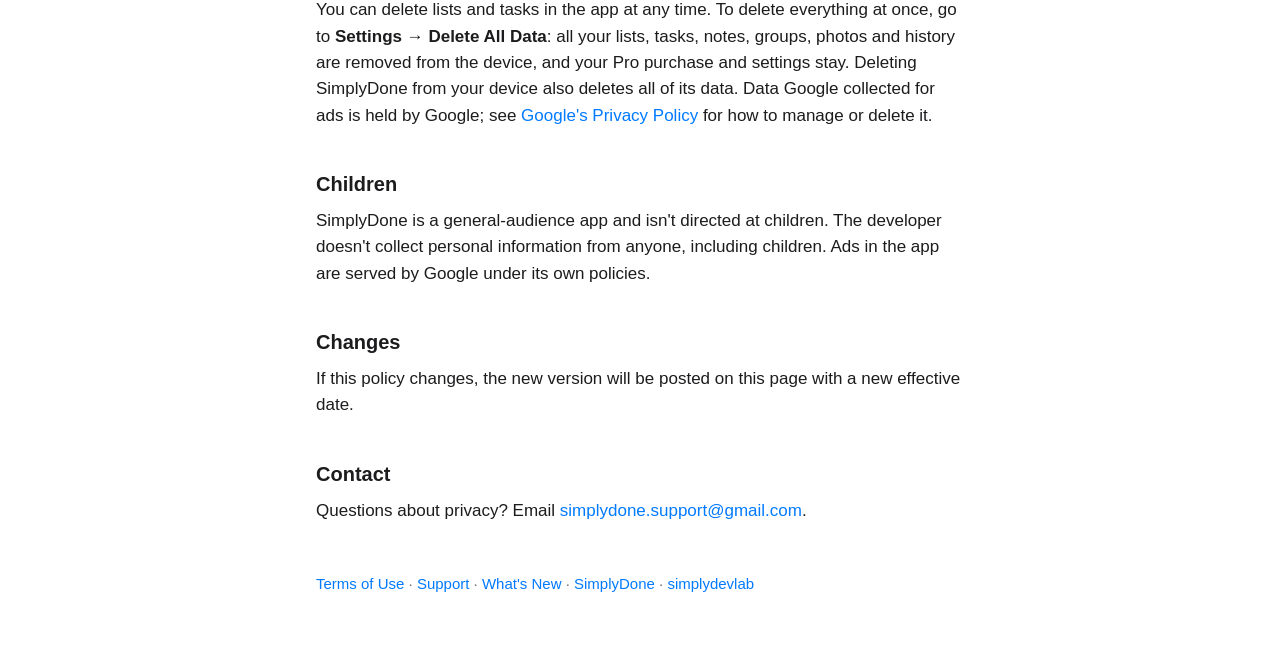
<file: todo/privacy/index.html>
<!doctype html>
<html lang="en">
  <head>
    <meta charset="utf-8" />
    <meta name="viewport" content="width=device-width, initial-scale=1" />
    <title>SimplyDone Privacy Policy</title>
    <meta name="description" content="Privacy policy for SimplyDone - ToDo & Tasks." />
    <link rel="canonical" href="https://simplydevlab.github.io/simplydone-site/todo/privacy/" />
    <meta property="og:type" content="website" />
    <meta property="og:site_name" content="SimplyDone" />
    <meta property="og:title" content="SimplyDone Privacy Policy" />
    <meta property="og:description" content="Privacy policy for SimplyDone - ToDo &amp; Tasks." />
    <meta property="og:url" content="https://simplydevlab.github.io/simplydone-site/todo/privacy/" />
    <meta property="og:image" content="https://simplydevlab.github.io/simplydone-site/todo/images/icon.png" />
    <meta name="twitter:card" content="summary" />
    <link rel="icon" type="image/png" href="../../favicon.png" />
    <link rel="apple-touch-icon" href="../../apple-touch-icon.png" />
    <link rel="stylesheet" href="../../style.css" />
  </head>
  <body>
    <main>
      <h1>Privacy Policy</h1>
      <p class="subtitle">SimplyDone - ToDo &amp; Tasks · Effective November 13, 2026</p>

      <div class="card">
        <p><strong>In short:</strong> Your lists, tasks, notes, reminders and photos stay on your device, unless you choose to share a list. There's no account and no analytics of the app's own. Since version 1.3.0, SimplyDone is free and shows a small banner ad from Google AdMob. Google collects some device and usage data to show and measure those ads, as described below, but never your lists, tasks or photos. SimplyDone Pro removes the ads.</p>
      </div>

      <h2>What stays on your device</h2>
      <p>Everything you create in SimplyDone is saved only on your device: lists, tasks and their steps and descriptions, notes and their folders, groups, reminders, photos you attach, the history of repeating lists, and your settings. None of it is sent to the developer, to Google or to any advertiser, and the developer has no way to see it. Nothing goes to anyone else unless you share a list yourself.</p>

      <h2>Sharing a list</h2>
      <p>When you share a list, SimplyDone makes a file containing the list's name and description, and each task's name, description, whether it's done, and its steps. Its reminders, photos, group and history are left out. The file goes only where you send it from the iOS share sheet: with AirDrop it goes straight to the other device, and with another app, such as Messages or Mail, it's handled by that app under its own privacy terms. The developer never receives it. A list someone shares with you is added only if you choose to add it.</p>

      <h2>Ads</h2>
      <p>SimplyDone shows a banner ad at the bottom of the main screen and of each list. The ads come from Google AdMob. To choose, show and measure ads, and to prevent ad fraud, Google's software in the app collects:</p>
      <ul>
        <li>Device identifiers: an identifier iOS shares only with apps from the same developer and, only if you allow tracking, your device's advertising identifier</li>
        <li>Your IP address, which Google uses to estimate your approximate location, such as your country or city</li>
        <li>Information about the ads you see and tap, and basic app activity such as when the app opens</li>
        <li>Diagnostics, such as crash reports and performance data about the ads</li>
      </ul>
      <p>Google may link this data to your device and, if you allow tracking, combine it with data from other apps and websites to show ads that interest you. Google handles this data under its own policies: <a href="https://policies.google.com/privacy">Google's Privacy Policy</a> and <a href="https://policies.google.com/technologies/partner-sites">How Google uses information from apps that use its services</a>. The developer doesn't receive this data about you, only overall reports such as how many ads were shown.</p>

      <h2>Your choices about ads</h2>
      <ul>
        <li><strong>Tracking:</strong> before SimplyDone shows its first ad, iOS asks whether the app may track you. If you choose Ask App Not to Track, your advertising identifier isn't shared and the ads aren't based on your activity in other apps. You can change this anytime in the iPhone Settings app under <strong>Privacy &amp; Security → Tracking</strong>.</li>
        <li><strong>Consent in Europe:</strong> in the European Economic Area, the UK and Switzerland, Google's consent form asks for your choices before any ad loads. You can change them anytime in SimplyDone under <strong>Settings → Privacy Choices</strong>.</li>
        <li><strong>No ads:</strong> SimplyDone Pro removes the ads. With Pro, the ad software isn't started and you're not asked about tracking or consent.</li>
      </ul>

      <h2>What SimplyDone doesn't do</h2>
      <ul>
        <li>No account or sign-in</li>
        <li>No analytics of the app's own</li>
        <li>Your lists, tasks, notes and photos are never shared with Google or advertisers</li>
        <li>No selling of your data</li>
      </ul>

      <h2>Camera and photos</h2>
      <p>If you choose to attach a photo to a task, a step or a note, SimplyDone asks for access to your camera or photo library. It saves its own copy of the photo inside the app and never changes or deletes anything in your photo library. Deleting the photo, or the task, step or note it's on, deletes its copy.</p>

      <h2>Notifications</h2>
      <p>Reminders are scheduled on your device. They don't go through any server.</p>

      <h2>Purchases</h2>
      <p>SimplyDone Pro removes the ads. It's bought through Apple's App Store. Apple handles the payment, and the developer never receives your payment details. The app checks with the App Store whether you own Pro. Apple's handling of purchases is covered by <a href="https://www.apple.com/legal/privacy/">Apple's Privacy Policy</a>.</p>

      <h2>App updates</h2>
      <p>SimplyDone may download small updates to the app from Expo, the service it's built with. These requests contain only technical details needed to deliver the right update, such as the app version and platform. They contain none of your lists, tasks, notes or photos.</p>
      <p>To let you know when a newer version is on the App Store, SimplyDone asks Apple's public App Store lookup for the app's latest version. The request contains only the app's identifier, nothing about you or your lists.</p>

      <h2>Reporting a bug</h2>
      <p><strong>Settings → Report a Bug</strong> opens an email to support in your Mail app, with the app version, whether you're on an iPhone or iPad, the iOS version and the app's language filled in. You see all of it and decide whether to send it. If you do, the developer receives your email address and what you wrote, and uses them only to reply and fix the problem.</p>

      <h2>Privacy Policy and Terms in the app</h2>
      <p>When you open the Privacy Policy or Terms of Use in SimplyDone, the page loads from this website, which is hosted on GitHub Pages. Like any website, GitHub may log basic technical details of the visit, such as your IP address. SimplyDone sends nothing about you or your lists with it.</p>

      <h2>Backups</h2>
      <p>If you back up your device to iCloud or to a computer, SimplyDone's data is included in that backup, as it is for most apps. Those backups are handled by Apple and controlled by you.</p>

      <h2>Deleting your data</h2>
      <p>You can delete lists and tasks in the app at any time. To delete everything at once, go to <strong>Settings → Delete All Data</strong>: all your lists, tasks, notes, groups, photos and history are removed from the device, and your Pro purchase and settings stay. Deleting SimplyDone from your device also deletes all of its data. Data Google collected for ads is held by Google; see <a href="https://policies.google.com/privacy">Google's Privacy Policy</a> for how to manage or delete it.</p>

      <h2>Children</h2>
      <p>SimplyDone is a general-audience app and isn't directed at children. The developer doesn't collect personal information from anyone, including children. Ads in the app are served by Google under its own policies.</p>

      <h2>Changes</h2>
      <p>If this policy changes, the new version will be posted on this page with a new effective date.</p>

      <h2>Contact</h2>
      <p>Questions about privacy? Email <a href="mailto:simplydone.support@gmail.com">simplydone.support@gmail.com</a>.</p>

      <footer>
        <p><a href="../terms/">Terms of Use</a> · <a href="../support/">Support</a> · <a href="../changelog/">What's New</a> · <a href="../../">SimplyDone</a> · <a href="https://simplydevlab.github.io/">simplydevlab</a></p>
      </footer>
    </main>
  </body>
</html>
</file>
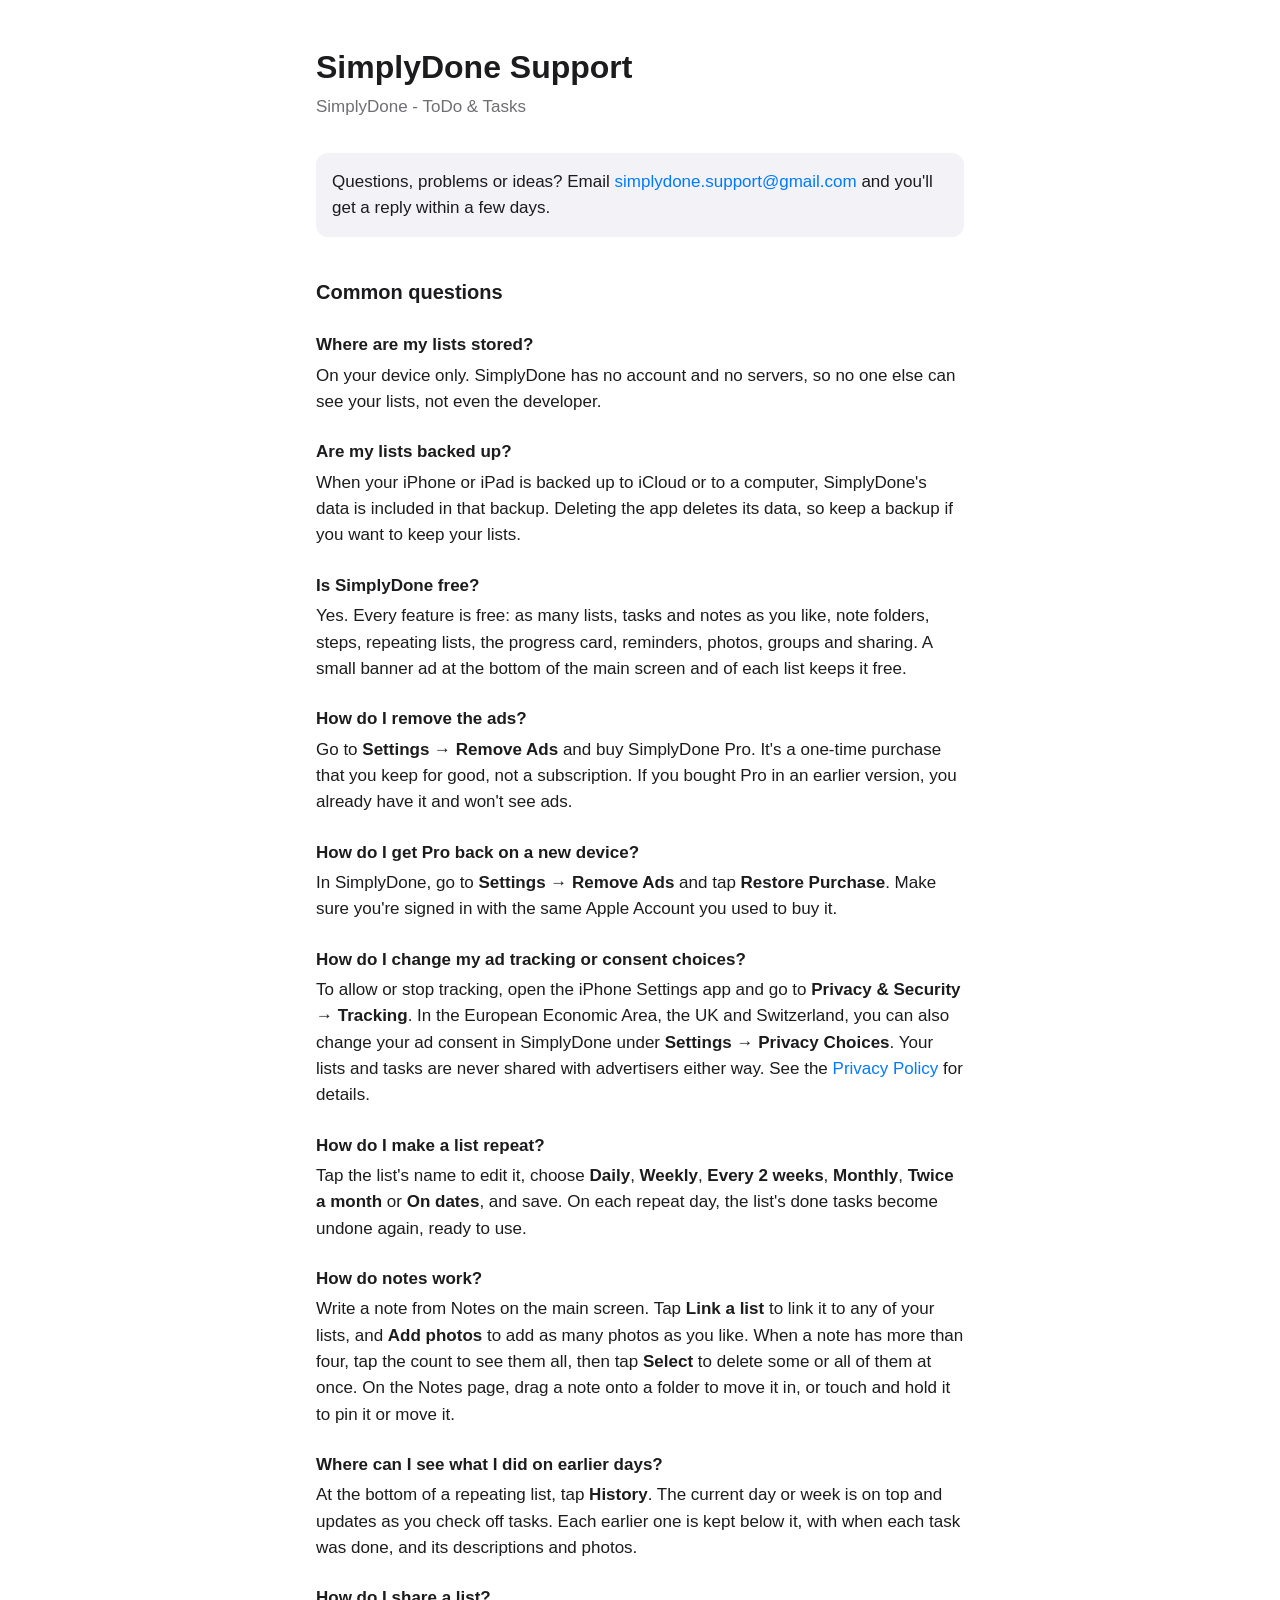
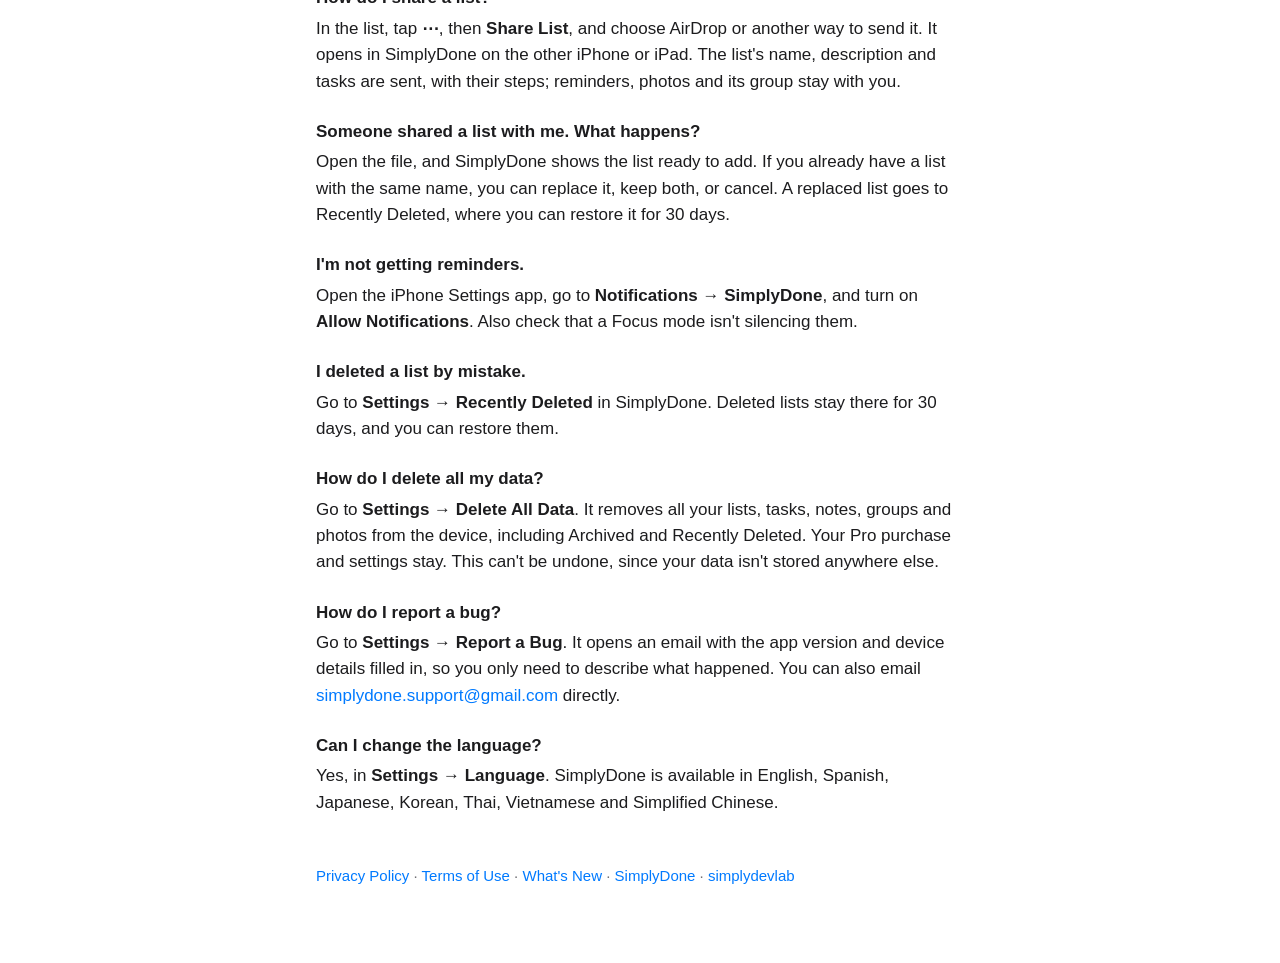
<file: todo/support/index.html>
<!doctype html>
<html lang="en">
  <head>
    <meta charset="utf-8" />
    <meta name="viewport" content="width=device-width, initial-scale=1" />
    <title>SimplyDone Support</title>
    <meta name="description" content="Help and contact for SimplyDone - ToDo & Tasks." />
    <link rel="canonical" href="https://simplydevlab.github.io/simplydone-site/todo/support/" />
    <meta property="og:type" content="website" />
    <meta property="og:site_name" content="SimplyDone" />
    <meta property="og:title" content="SimplyDone Support" />
    <meta property="og:description" content="Help and contact for SimplyDone - ToDo &amp; Tasks." />
    <meta property="og:url" content="https://simplydevlab.github.io/simplydone-site/todo/support/" />
    <meta property="og:image" content="https://simplydevlab.github.io/simplydone-site/todo/images/icon.png" />
    <meta name="twitter:card" content="summary" />
    <link rel="icon" type="image/png" href="../../favicon.png" />
    <link rel="apple-touch-icon" href="../../apple-touch-icon.png" />
    <link rel="stylesheet" href="../../style.css" />
  </head>
  <body>
    <main>
      <h1>SimplyDone Support</h1>
      <p class="subtitle">SimplyDone - ToDo &amp; Tasks</p>

      <div class="card">
        <p>Questions, problems or ideas? Email <a href="mailto:simplydone.support@gmail.com">simplydone.support@gmail.com</a> and you'll get a reply within a few days.</p>
      </div>

      <h2>Common questions</h2>

      <h3>Where are my lists stored?</h3>
      <p>On your device only. SimplyDone has no account and no servers, so no one else can see your lists, not even the developer.</p>

      <h3>Are my lists backed up?</h3>
      <p>When your iPhone or iPad is backed up to iCloud or to a computer, SimplyDone's data is included in that backup. Deleting the app deletes its data, so keep a backup if you want to keep your lists.</p>

      <h3>Is SimplyDone free?</h3>
      <p>Yes. Every feature is free: as many lists, tasks and notes as you like, note folders, steps, repeating lists, the progress card, reminders, photos, groups and sharing. A small banner ad at the bottom of the main screen and of each list keeps it free.</p>

      <h3>How do I remove the ads?</h3>
      <p>Go to <strong>Settings → Remove Ads</strong> and buy SimplyDone Pro. It's a one-time purchase that you keep for good, not a subscription. If you bought Pro in an earlier version, you already have it and won't see ads.</p>

      <h3>How do I get Pro back on a new device?</h3>
      <p>In SimplyDone, go to <strong>Settings → Remove Ads</strong> and tap <strong>Restore Purchase</strong>. Make sure you're signed in with the same Apple Account you used to buy it.</p>

      <h3>How do I change my ad tracking or consent choices?</h3>
      <p>To allow or stop tracking, open the iPhone Settings app and go to <strong>Privacy &amp; Security → Tracking</strong>. In the European Economic Area, the UK and Switzerland, you can also change your ad consent in SimplyDone under <strong>Settings → Privacy Choices</strong>. Your lists and tasks are never shared with advertisers either way. See the <a href="../privacy/">Privacy Policy</a> for details.</p>

      <h3>How do I make a list repeat?</h3>
      <p>Tap the list's name to edit it, choose <strong>Daily</strong>, <strong>Weekly</strong>, <strong>Every 2 weeks</strong>, <strong>Monthly</strong>, <strong>Twice a month</strong> or <strong>On dates</strong>, and save. On each repeat day, the list's done tasks become undone again, ready to use.</p>

      <h3>How do notes work?</h3>
      <p>Write a note from Notes on the main screen. Tap <strong>Link a list</strong> to link it to any of your lists, and <strong>Add photos</strong> to add as many photos as you like. When a note has more than four, tap the count to see them all, then tap <strong>Select</strong> to delete some or all of them at once. On the Notes page, drag a note onto a folder to move it in, or touch and hold it to pin it or move it.</p>

      <h3>Where can I see what I did on earlier days?</h3>
      <p>At the bottom of a repeating list, tap <strong>History</strong>. The current day or week is on top and updates as you check off tasks. Each earlier one is kept below it, with when each task was done, and its descriptions and photos.</p>

      <h3>How do I share a list?</h3>
      <p>In the list, tap <strong>⋯</strong>, then <strong>Share List</strong>, and choose AirDrop or another way to send it. It opens in SimplyDone on the other iPhone or iPad. The list's name, description and tasks are sent, with their steps; reminders, photos and its group stay with you.</p>

      <h3>Someone shared a list with me. What happens?</h3>
      <p>Open the file, and SimplyDone shows the list ready to add. If you already have a list with the same name, you can replace it, keep both, or cancel. A replaced list goes to Recently Deleted, where you can restore it for 30 days.</p>

      <h3>I'm not getting reminders.</h3>
      <p>Open the iPhone Settings app, go to <strong>Notifications → SimplyDone</strong>, and turn on <strong>Allow Notifications</strong>. Also check that a Focus mode isn't silencing them.</p>

      <h3>I deleted a list by mistake.</h3>
      <p>Go to <strong>Settings → Recently Deleted</strong> in SimplyDone. Deleted lists stay there for 30 days, and you can restore them.</p>

      <h3>How do I delete all my data?</h3>
      <p>Go to <strong>Settings → Delete All Data</strong>. It removes all your lists, tasks, notes, groups and photos from the device, including Archived and Recently Deleted. Your Pro purchase and settings stay. This can't be undone, since your data isn't stored anywhere else.</p>

      <h3>How do I report a bug?</h3>
      <p>Go to <strong>Settings → Report a Bug</strong>. It opens an email with the app version and device details filled in, so you only need to describe what happened. You can also email <a href="mailto:simplydone.support@gmail.com">simplydone.support@gmail.com</a> directly.</p>

      <h3>Can I change the language?</h3>
      <p>Yes, in <strong>Settings → Language</strong>. SimplyDone is available in English, Spanish, Japanese, Korean, Thai, Vietnamese and Simplified Chinese.</p>

      <footer>
        <p><a href="../privacy/">Privacy Policy</a> · <a href="../terms/">Terms of Use</a> · <a href="../changelog/">What's New</a> · <a href="../../">SimplyDone</a> · <a href="https://simplydevlab.github.io/">simplydevlab</a></p>
      </footer>
    </main>
  </body>
</html>
</file>
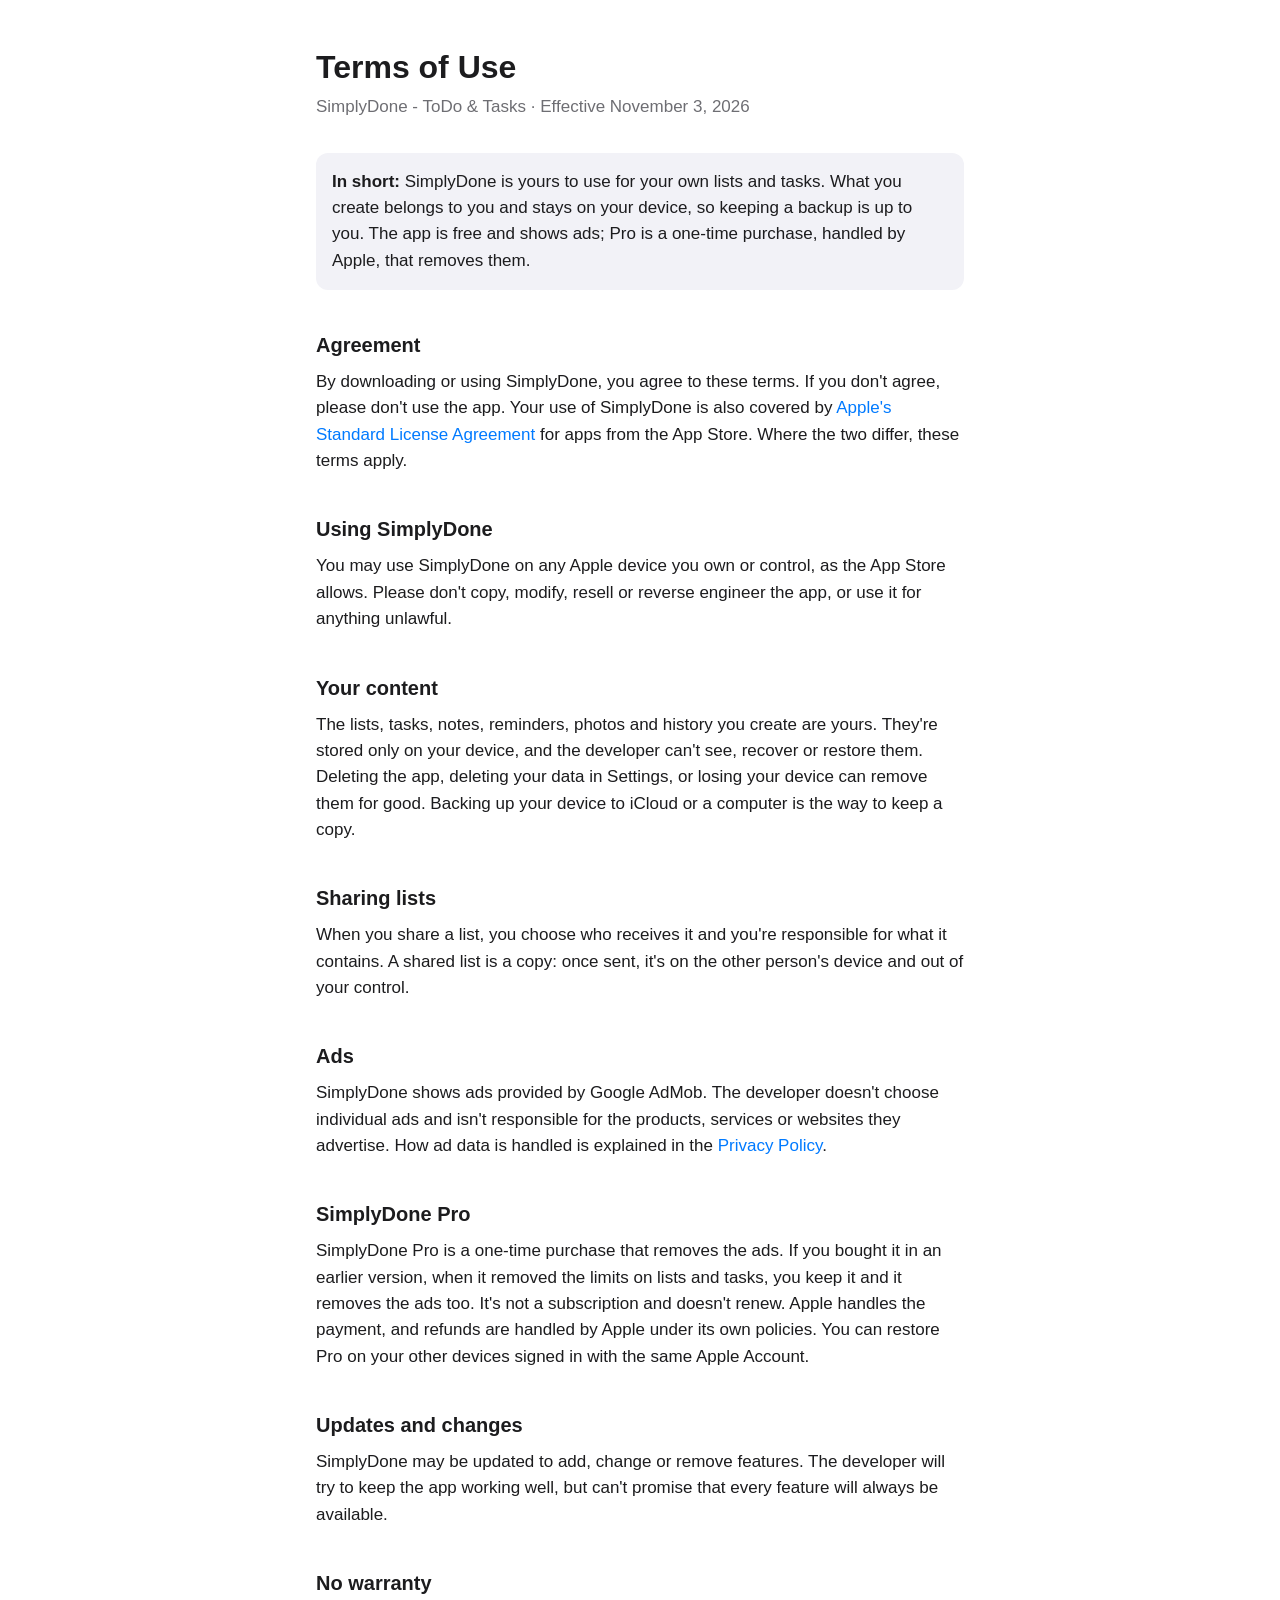
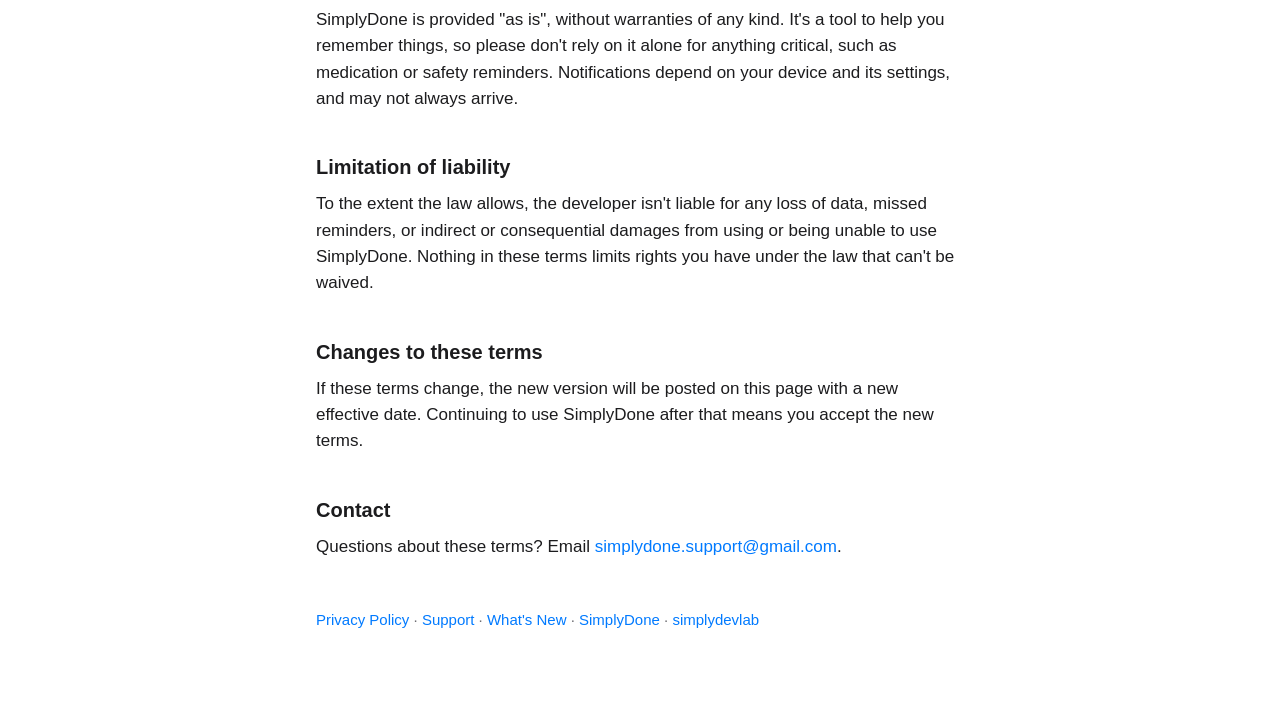
<file: todo/terms/index.html>
<!doctype html>
<html lang="en">
  <head>
    <meta charset="utf-8" />
    <meta name="viewport" content="width=device-width, initial-scale=1" />
    <title>SimplyDone Terms of Use</title>
    <meta name="description" content="Terms of use for SimplyDone - ToDo & Tasks." />
    <link rel="canonical" href="https://simplydevlab.github.io/simplydone-site/todo/terms/" />
    <meta property="og:type" content="website" />
    <meta property="og:site_name" content="SimplyDone" />
    <meta property="og:title" content="SimplyDone Terms of Use" />
    <meta property="og:description" content="Terms of use for SimplyDone - ToDo &amp; Tasks." />
    <meta property="og:url" content="https://simplydevlab.github.io/simplydone-site/todo/terms/" />
    <meta property="og:image" content="https://simplydevlab.github.io/simplydone-site/todo/images/icon.png" />
    <meta name="twitter:card" content="summary" />
    <link rel="icon" type="image/png" href="../../favicon.png" />
    <link rel="apple-touch-icon" href="../../apple-touch-icon.png" />
    <link rel="stylesheet" href="../../style.css" />
  </head>
  <body>
    <main>
      <h1>Terms of Use</h1>
      <p class="subtitle">SimplyDone - ToDo &amp; Tasks · Effective November 3, 2026</p>

      <div class="card">
        <p><strong>In short:</strong> SimplyDone is yours to use for your own lists and tasks. What you create belongs to you and stays on your device, so keeping a backup is up to you. The app is free and shows ads; Pro is a one-time purchase, handled by Apple, that removes them.</p>
      </div>

      <h2>Agreement</h2>
      <p>By downloading or using SimplyDone, you agree to these terms. If you don't agree, please don't use the app. Your use of SimplyDone is also covered by <a href="https://www.apple.com/legal/internet-services/itunes/dev/stdeula/">Apple's Standard License Agreement</a> for apps from the App Store. Where the two differ, these terms apply.</p>

      <h2>Using SimplyDone</h2>
      <p>You may use SimplyDone on any Apple device you own or control, as the App Store allows. Please don't copy, modify, resell or reverse engineer the app, or use it for anything unlawful.</p>

      <h2>Your content</h2>
      <p>The lists, tasks, notes, reminders, photos and history you create are yours. They're stored only on your device, and the developer can't see, recover or restore them. Deleting the app, deleting your data in Settings, or losing your device can remove them for good. Backing up your device to iCloud or a computer is the way to keep a copy.</p>

      <h2>Sharing lists</h2>
      <p>When you share a list, you choose who receives it and you're responsible for what it contains. A shared list is a copy: once sent, it's on the other person's device and out of your control.</p>

      <h2>Ads</h2>
      <p>SimplyDone shows ads provided by Google AdMob. The developer doesn't choose individual ads and isn't responsible for the products, services or websites they advertise. How ad data is handled is explained in the <a href="../privacy/">Privacy Policy</a>.</p>

      <h2>SimplyDone Pro</h2>
      <p>SimplyDone Pro is a one-time purchase that removes the ads. If you bought it in an earlier version, when it removed the limits on lists and tasks, you keep it and it removes the ads too. It's not a subscription and doesn't renew. Apple handles the payment, and refunds are handled by Apple under its own policies. You can restore Pro on your other devices signed in with the same Apple Account.</p>

      <h2>Updates and changes</h2>
      <p>SimplyDone may be updated to add, change or remove features. The developer will try to keep the app working well, but can't promise that every feature will always be available.</p>

      <h2>No warranty</h2>
      <p>SimplyDone is provided "as is", without warranties of any kind. It's a tool to help you remember things, so please don't rely on it alone for anything critical, such as medication or safety reminders. Notifications depend on your device and its settings, and may not always arrive.</p>

      <h2>Limitation of liability</h2>
      <p>To the extent the law allows, the developer isn't liable for any loss of data, missed reminders, or indirect or consequential damages from using or being unable to use SimplyDone. Nothing in these terms limits rights you have under the law that can't be waived.</p>

      <h2>Changes to these terms</h2>
      <p>If these terms change, the new version will be posted on this page with a new effective date. Continuing to use SimplyDone after that means you accept the new terms.</p>

      <h2>Contact</h2>
      <p>Questions about these terms? Email <a href="mailto:simplydone.support@gmail.com">simplydone.support@gmail.com</a>.</p>

      <footer>
        <p><a href="../privacy/">Privacy Policy</a> · <a href="../support/">Support</a> · <a href="../changelog/">What's New</a> · <a href="../../">SimplyDone</a> · <a href="https://simplydevlab.github.io/">simplydevlab</a></p>
      </footer>
    </main>
  </body>
</html>
</file>
<file: style.css>
:root {
  --text: #1c1c1e;
  --muted: #6e6e73;
  --background: #ffffff;
  --card: #f2f2f7;
  --link: #007aff;
  --hairline: rgba(0, 0, 0, 0.1);
}

@media (prefers-color-scheme: dark) {
  :root {
    --text: #f2f2f7;
    --muted: #98989f;
    --background: #000000;
    --card: #1c1c1e;
    --link: #0a84ff;
    --hairline: rgba(255, 255, 255, 0.16);
  }
}

* {
  box-sizing: border-box;
}

body {
  margin: 0;
  background: var(--background);
  color: var(--text);
  font: 17px/1.55 -apple-system, BlinkMacSystemFont, 'SF Pro Text', 'Helvetica Neue', Arial, sans-serif;
  -webkit-text-size-adjust: 100%;
}

main {
  max-width: 680px;
  margin: 0 auto;
  padding: 48px 16px 64px;
}

h1 {
  font-size: 32px;
  line-height: 1.2;
  margin: 0 0 8px;
}

h2 {
  font-size: 20px;
  margin: 40px 0 8px;
}

h3 {
  font-size: 17px;
  margin: 24px 0 4px;
}

p,
ul {
  margin: 0 0 12px;
}

ul {
  padding-left: 20px;
}

a {
  color: var(--link);
  text-decoration: none;
}

a:hover {
  text-decoration: underline;
}

.subtitle {
  color: var(--muted);
  margin-bottom: 32px;
}

.card {
  background: var(--card);
  border-radius: 12px;
  padding: 16px;
  margin: 16px 0;
}

.card p:last-child,
.card ul:last-child {
  margin-bottom: 0;
}

.label {
  color: var(--muted);
  font-size: 15px;
  font-weight: 600;
  margin-bottom: 8px;
}

footer {
  margin-top: 48px;
  color: var(--muted);
  font-size: 15px;
}

/* Product page */

main.wide {
  max-width: 960px;
}

.app-header {
  display: flex;
  gap: 20px;
  align-items: flex-start;
  margin-bottom: 40px;
}

.app-header h1 {
  margin-bottom: 4px;
}

.app-icon {
  flex: none;
  width: 96px;
  height: 96px;
  border-radius: 22%;
  box-shadow: 0 0 0 1px var(--hairline);
}

.tagline {
  color: var(--muted);
  font-size: 20px;
  margin-bottom: 16px;
}

.store-badge {
  display: block;
  width: fit-content;
}

.store-badge img {
  display: block;
  width: 150px;
  height: auto;
}

.meta {
  color: var(--muted);
  font-size: 15px;
  margin: 12px 0 0;
}

.gallery {
  display: flex;
  gap: 20px;
  overflow-x: auto;
  scroll-snap-type: x mandatory;
  margin: 0 -16px;
  padding: 4px 16px 20px;
  scroll-padding: 0 16px;
}

.gallery figure {
  flex: 0 0 200px;
  margin: 0;
  scroll-snap-align: start;
}

.gallery figcaption {
  color: var(--muted);
  font-size: 15px;
  line-height: 1.4;
  min-height: 63px;
  margin-bottom: 12px;
}

.gallery figcaption strong {
  display: block;
  color: var(--text);
  font-size: 17px;
}

.phone {
  padding: 6px;
  border-radius: 36px;
  background: #1c1c1e;
  box-shadow: 0 0 0 1px var(--hairline);
}

.phone img {
  display: block;
  width: 100%;
  height: auto;
  border-radius: 30px;
}

.features {
  display: grid;
  grid-template-columns: 1fr 1fr;
  gap: 12px;
  margin: 16px 0;
}

.features .card {
  margin: 0;
}

.features h3 {
  margin-top: 0;
}

@media (max-width: 600px) {
  .features {
    grid-template-columns: 1fr;
  }
}

@media (max-width: 480px) {
  .app-header {
    flex-direction: column;
    gap: 16px;
  }

  .app-header h1 {
    font-size: 28px;
  }

  .tagline {
    font-size: 17px;
  }
}
</file>
